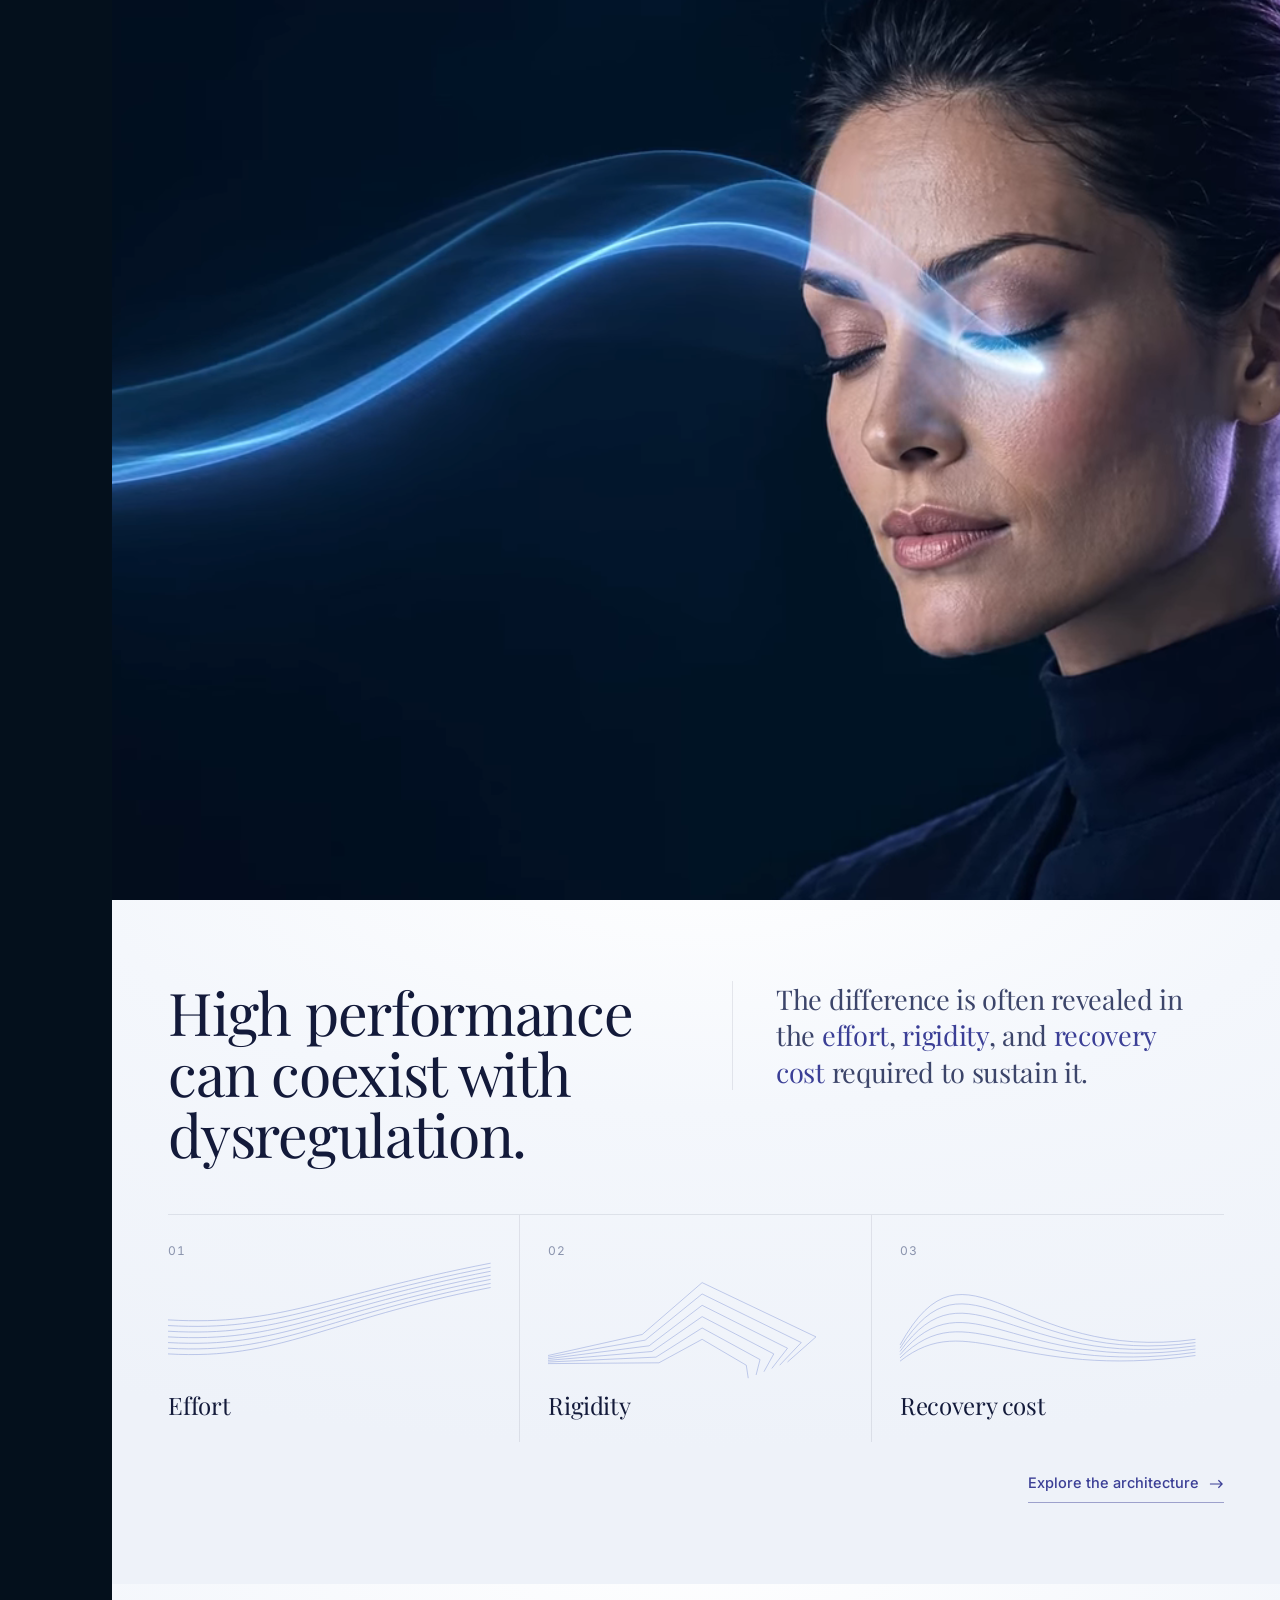
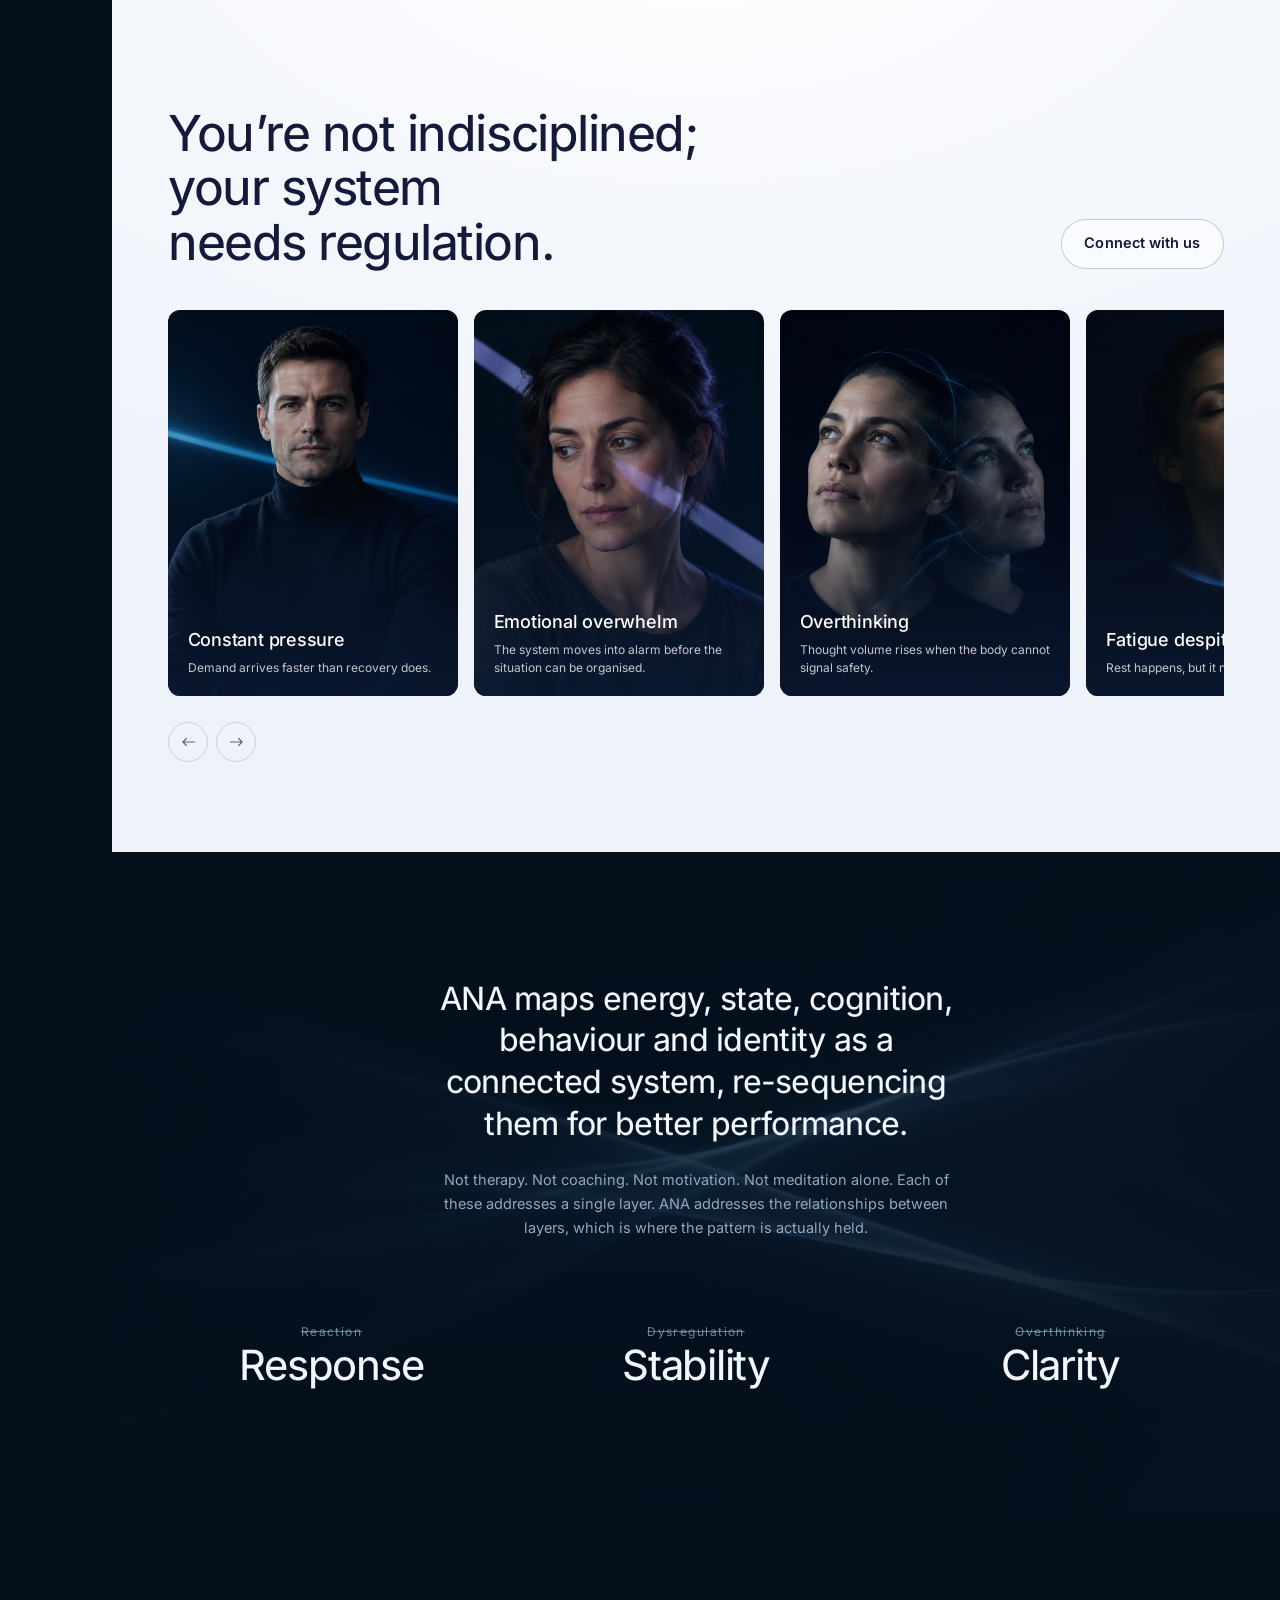
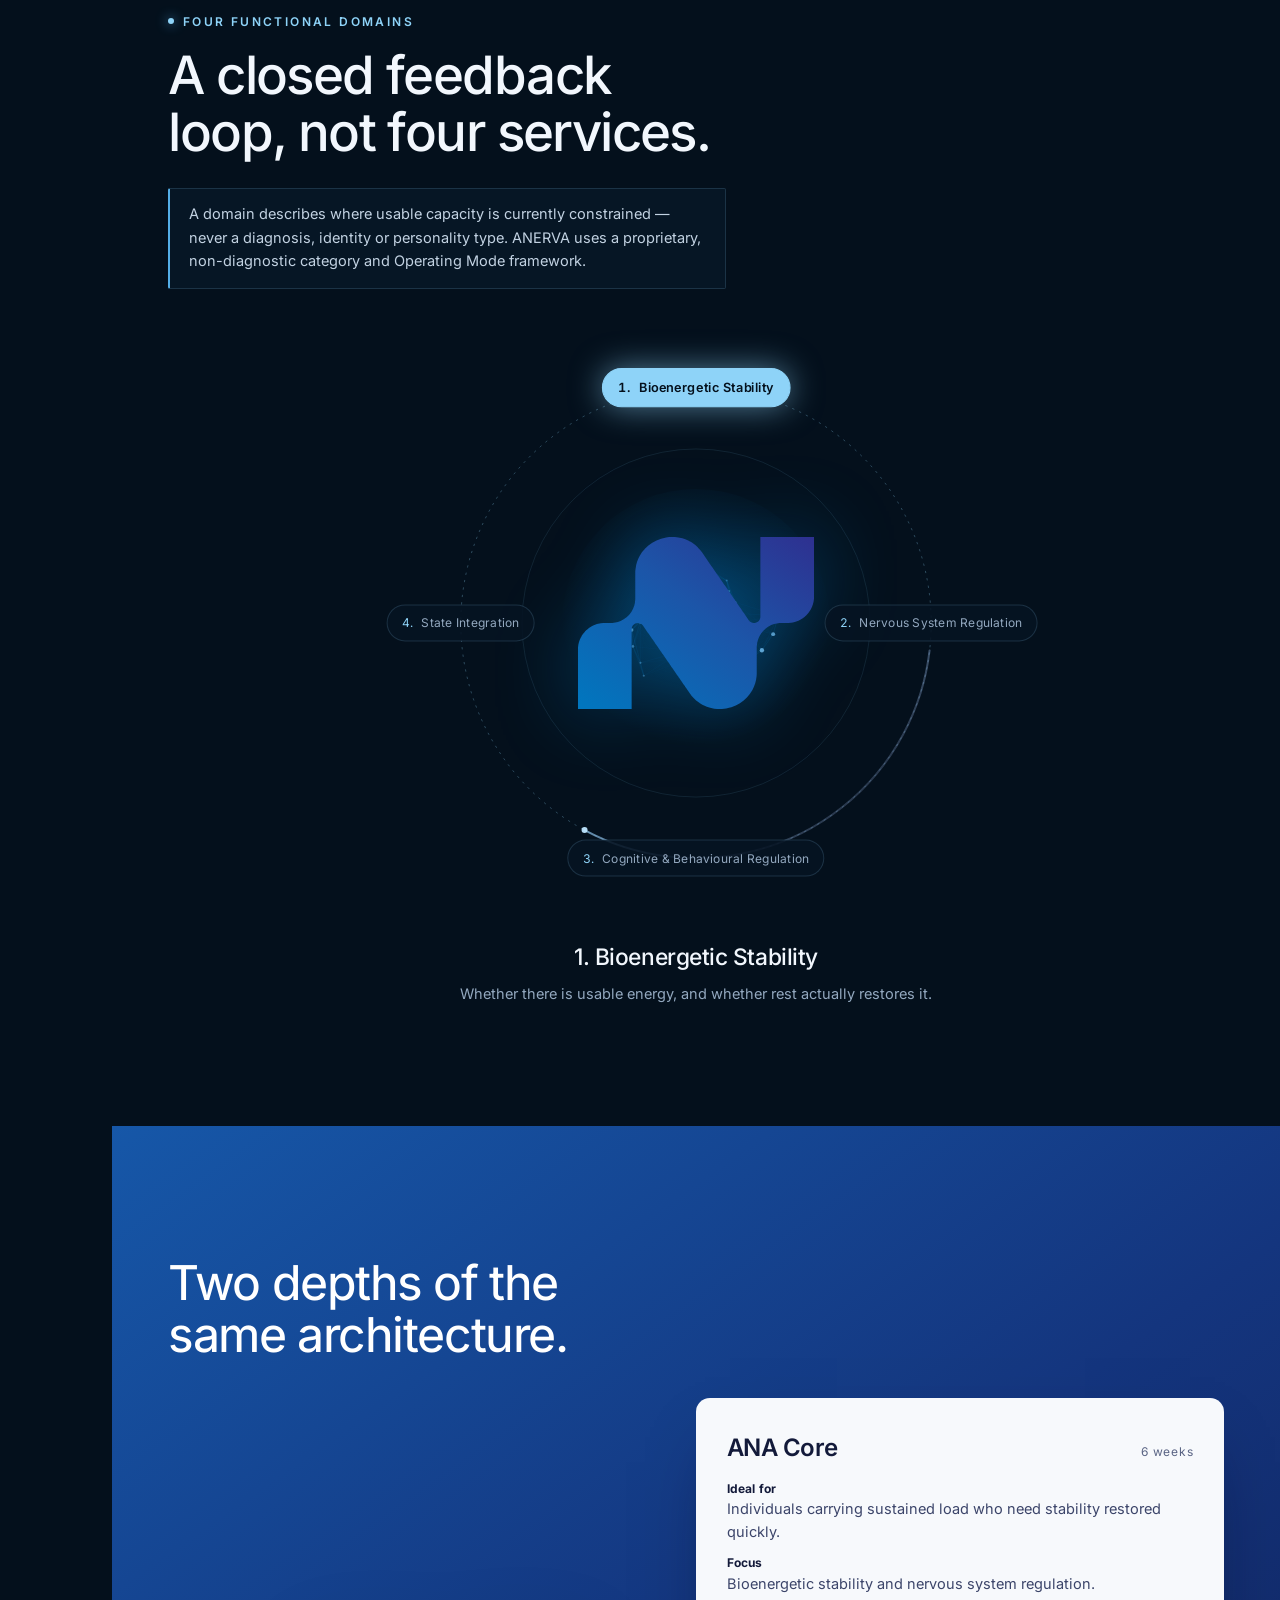
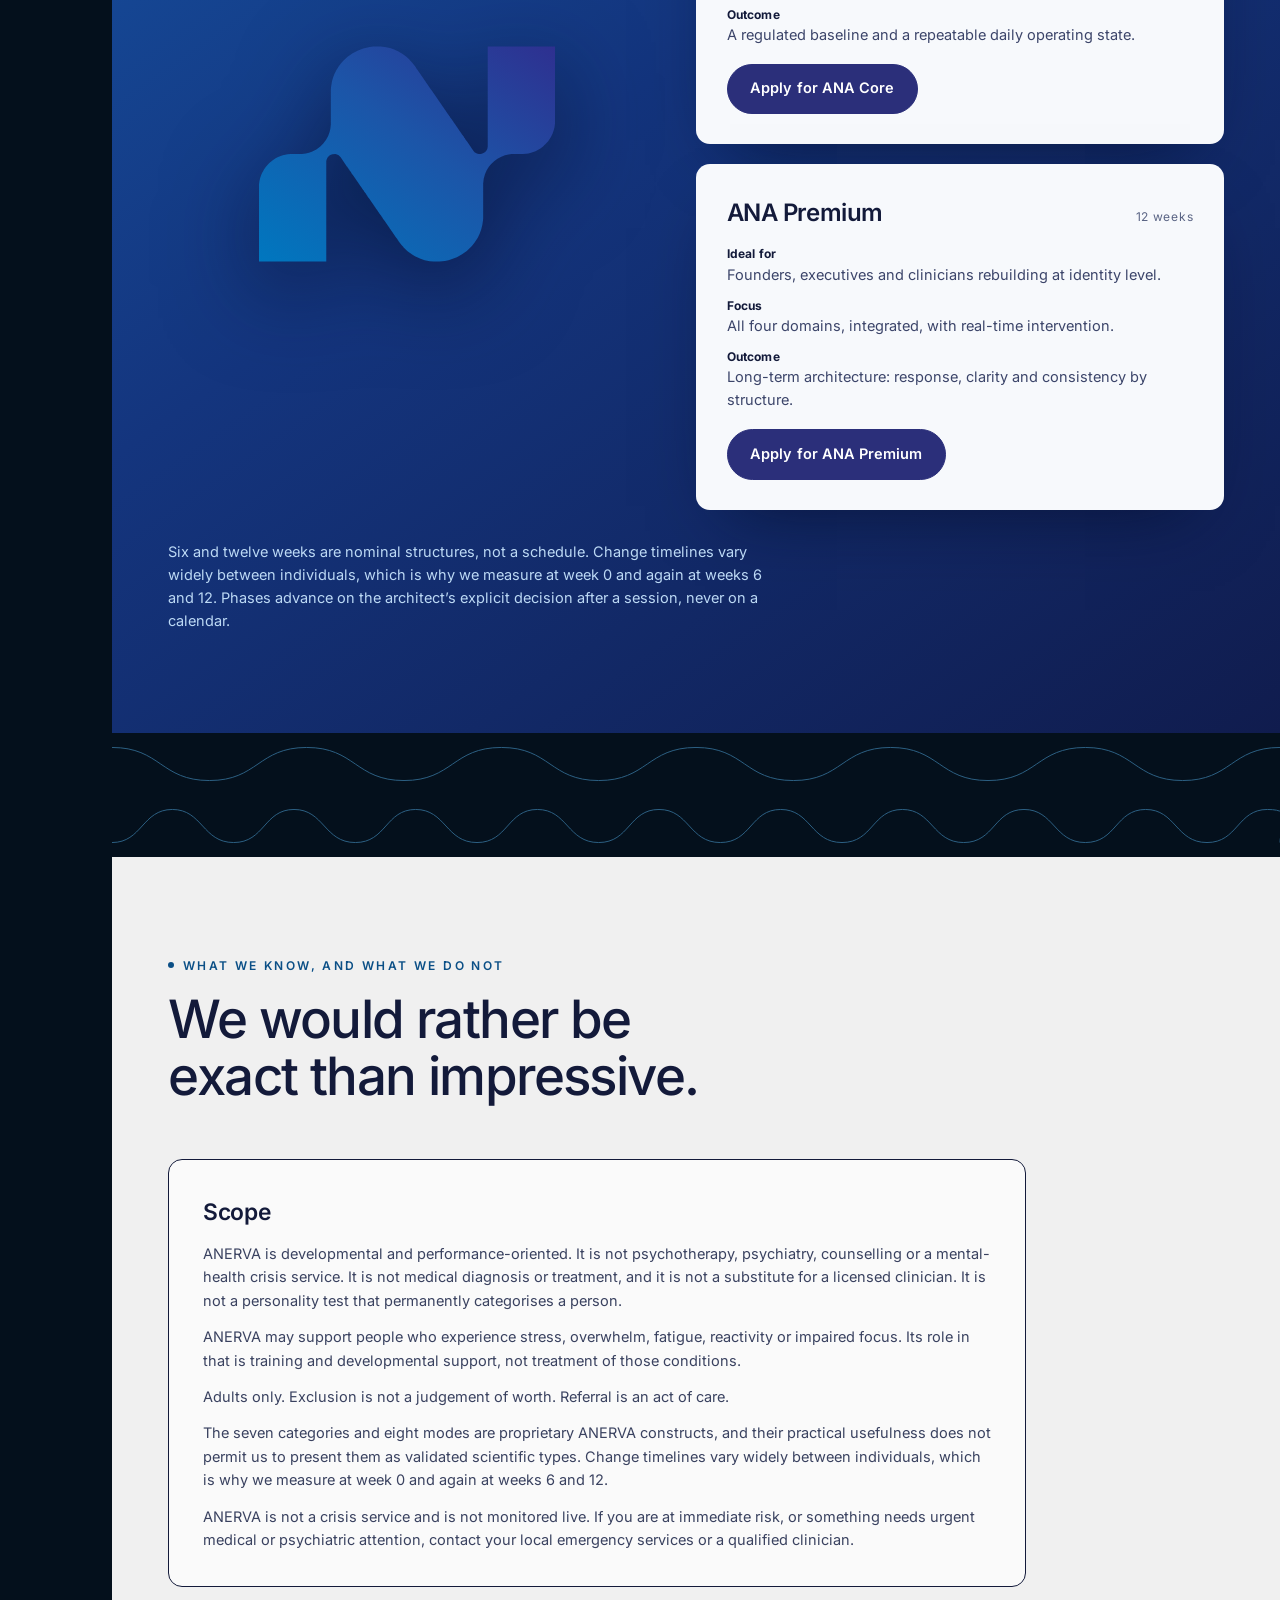
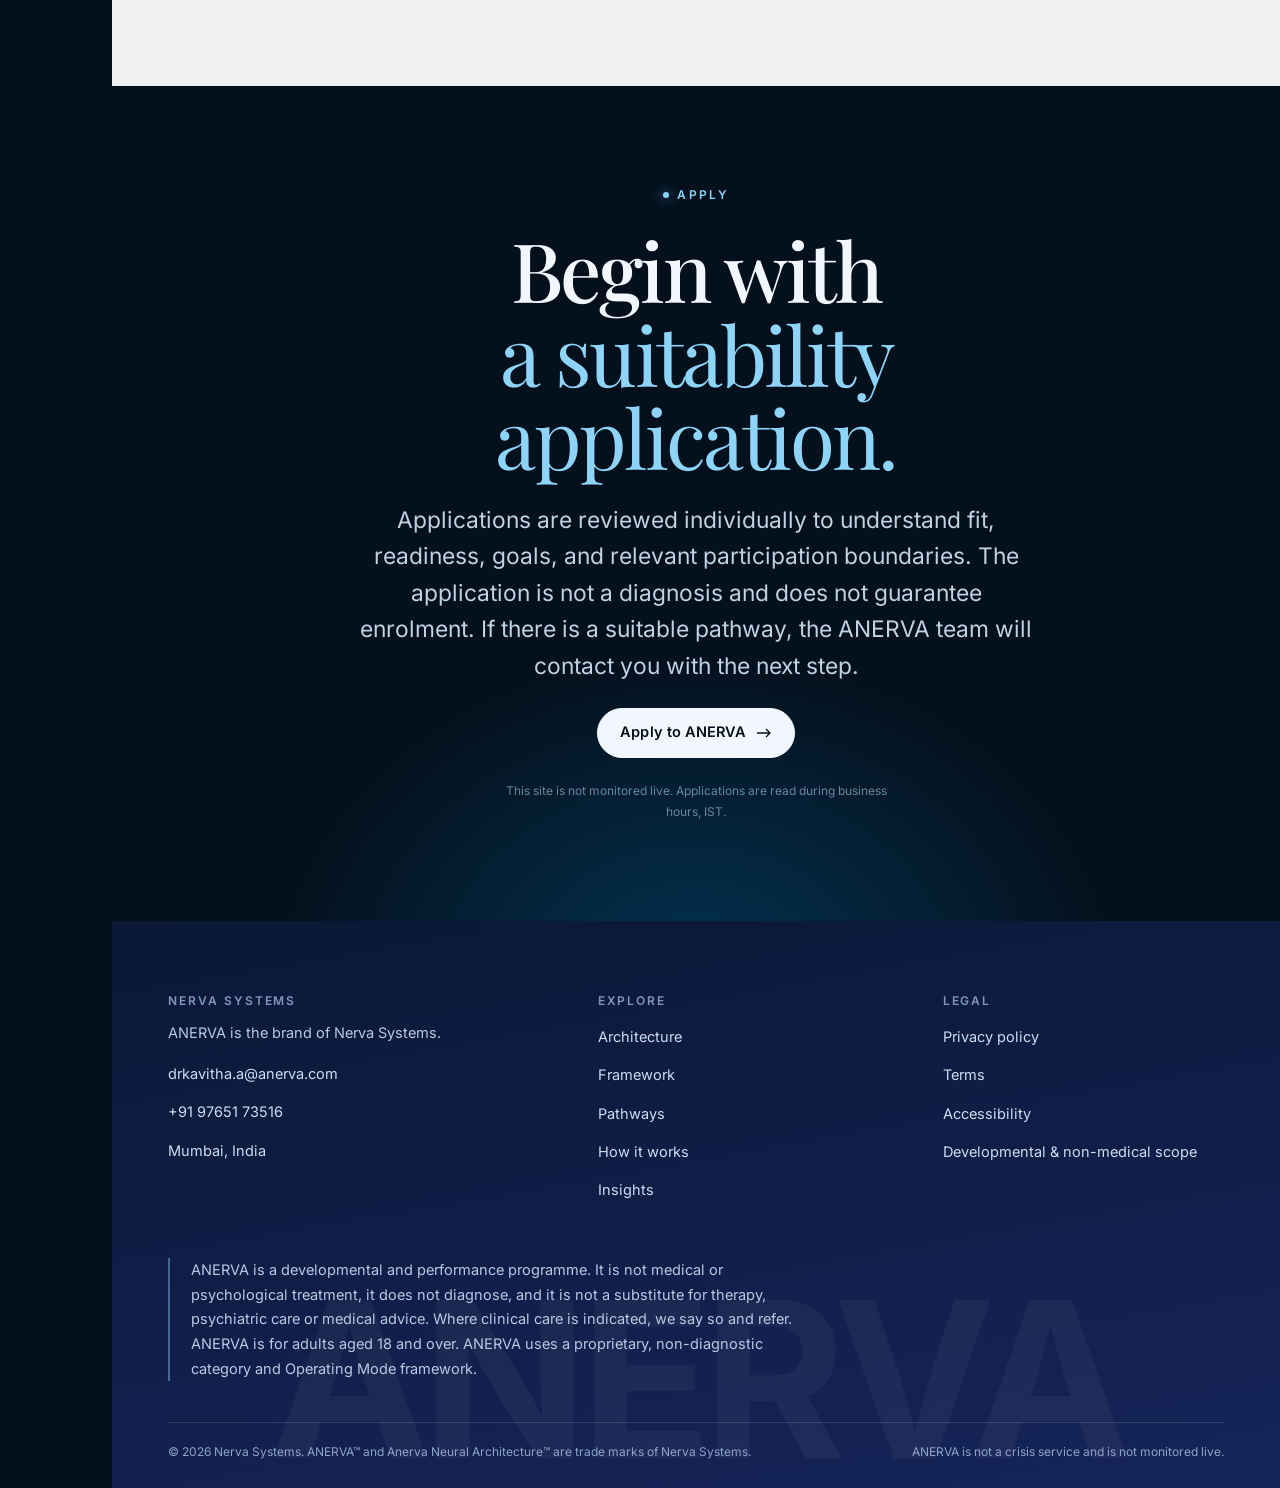
<file: index.html>
<!doctype html>
<html lang="en-IN">
<head>
<meta charset="utf-8">
<meta name="viewport" content="width=device-width,initial-scale=1,viewport-fit=cover">
<title>ANERVA — Neural Architecture</title>
<meta name="theme-color" content="#04101c">
<meta name="description" content="ANERVA trains the brain–body system for stability, clarity, self-regulation and adaptive performance under real-world demand. Language for what you already sense.">
<meta name="color-scheme" content="dark">

<meta property="og:type" content="website">
<meta property="og:title" content="The system beneath your performance.">
<meta property="og:description" content="A developmental and performance system in the discipline of Neural Architecture. Not therapy. Not medical treatment.">
<meta property="og:image" content="assets/film/poster-1920.jpg">
<meta name="twitter:card" content="summary_large_image">

<link rel="icon" href="assets/anerva-mark.svg" type="image/svg+xml">
<link rel="apple-touch-icon" href="assets/anerva-lockup.png">

<link rel="preload" as="font" type="font/woff2" href="assets/fonts/inter-normal-latin.woff2" crossorigin>
<link rel="preload" as="font" type="font/woff2" href="assets/fonts/playfair-display-normal-latin.woff2" crossorigin>
<link rel="preload" as="image" href="assets/film/poster-1920.jpg" fetchpriority="high">

<link rel="stylesheet" href="assets/css/anerva.css">
<link rel="stylesheet" href="assets/css/hero.css">
<link rel="stylesheet" href="assets/css/sections.css">
<link rel="stylesheet" href="assets/css/spine.css">
<link rel="stylesheet" href="assets/css/rhythm.css">
<link rel="stylesheet" href="assets/css/figma.css">

<script>
/* Set before the document finishes loading, or the browser restores the previous
   scroll position and the opening aperture runs over a mid-page view. */
document.documentElement.classList.add('js');
try{ if(sessionStorage.getItem('anerva:seen')!=='1') history.scrollRestoration='manual'; }catch(e){}
</script>
</head>

<body>
<a class="skip" href="#main">Skip to content</a>

<!-- ════════════════════════ THE RAIL ════════════════════════
     Chapter, elapsed film, state, contents — and the honesty telemetry.
     "SENT 0 · STORED 0 · 3P 0" is literal and verifiable: this page makes
     no network request beyond its own assets. -->
<aside class="rail" aria-label="Film and section state">
  <a class="rail__mark" href="#top" aria-label="ANERVA — home"><img src="assets/anerva-mark.svg" alt="" width="22" height="16"></a>
  <div class="rail__state">
    <span class="rail__ch" id="railCh">00</span>
    <span class="rail__name" id="railName">Hero</span>
    <span class="rail__time" id="railTime">0.0s / 13.8s</span>
    <span class="rail__hold" id="railHold" data-on="false">Hold</span>
  </div>
    <nav class="rail__toc" aria-label="Contents">
    <a href="#problem">The problem</a>
    <a href="#framework">Neural Architecture</a>
    <a href="#pathways">Pathways</a>
    <a href="#measurement">What we know</a>
  </nav>
  <p class="rail__tele" id="railTele">Sent <b>0</b> · Stored <b>0</b> · 3P <b>0</b></p>
  <span class="rail__prog" aria-hidden="true"><i id="railProg"></i></span>
</aside>
<div class="railtop" aria-hidden="true"><i id="railTop"></i></div>
<p class="railchip" aria-hidden="true"><span id="railChip">01 / 04</span></p>

<!-- ════════════════════════ NAV ════════════════════════ -->
<header class="nav" id="nav" data-stuck="false">
  <a class="nav__brand" href="#top" aria-label="ANERVA — home">
    <img src="assets/anerva-lockup.png" alt="ANERVA" width="1020" height="180" decoding="async">
  </a>
    <nav class="nav__links" aria-label="Sections">
    <a href="#problem">The problem</a>
    <a href="#framework">Neural Architecture</a>
    <a href="#pathways">Pathways</a>
    <a href="#measurement">What we know</a>
  </nav>
  <a class="btn btn--primary" href="#begin">Begin</a>
  <button class="nav__menu" id="menuBtn" type="button" aria-expanded="false" aria-controls="menu" aria-label="Open menu">
    <i></i><i></i><i></i>
  </button>
</header>

<div class="menu" id="menu" data-open="false" aria-hidden="true">
  <a href="#problem" style="--i:0">The problem <span>01</span></a>
  <a href="#framework" style="--i:1">Neural Architecture <span>02</span></a>
  <a href="#pathways" style="--i:2">Pathways <span>03</span></a>
  <a href="#measurement" style="--i:3">What we know <span>04</span></a>
  <a class="btn btn--primary" href="#begin" style="--i:4">Begin</a>
</div>

<!-- The opening: the film is first seen through the ANERVA mark, then absorbed. -->
<div class="opening" id="opening" aria-hidden="true"><p class="opening__cap">Neural Architecture</p></div>

<main id="main">
<span id="top"></span>

<!-- ════════════════════════ 1 · HERO ════════════════════════ -->
<section class="hero" id="hero" data-intro="running" aria-labelledby="heroTitle">
  <div class="hero__media" aria-hidden="true">
    <img class="hero__poster" src="assets/film/poster-1920.jpg" alt="" width="1920" height="1080" fetchpriority="high" decoding="async">
    <video class="hero__video" id="heroVideo" muted loop playsinline preload="none"
           poster="assets/film/poster-1920.jpg" tabindex="-1" aria-hidden="true"></video>
  </div>
  <div class="hero__grade" aria-hidden="true"></div>
  <div class="hero__bloom" aria-hidden="true"></div>
  <canvas class="hero__signal" id="heroSignal" aria-hidden="true"></canvas>
  <p class="sr-only">Background film: a close portrait, lit by slow ribbons of blue and lavender light moving across the frame. The film is silent and decorative.</p>

  <div class="hero__inner">
    <p class="eyebrow hero__eyebrow">Neural Architecture</p>
    <h1 class="hero__title" id="heroTitle">
      <span class="ln" style="--i:0"><b>The system</b></span>
      <span class="ln" style="--i:1"><b>beneath your</b></span>
      <span class="ln" style="--i:2"><b>performance.</b></span>
    </h1>
    <p class="hero__sub">ANERVA trains the brain–body system for stability, clarity, self-regulation and adaptive performance under real-world demand.</p>
    <p class="hero__note">A developmental and performance system. Not therapy. Not medical treatment.</p>
    <div class="hero__cta">
      <a class="btn btn--primary" href="#begin">Apply to ANERVA
        <svg class="btn__arrow" width="16" height="10" viewBox="0 0 16 10" fill="none" aria-hidden="true"><path d="M1 5h13M10 1l4 4-4 4" stroke="currentColor" stroke-width="1.3"/></svg></a>
      <a class="btn btn--ghost" href="#measurement">What this is, and what it is not</a>
    </div>
    <p class="hero__ctanote">Consent first, then the questions. No account. No app.</p>
  </div>

  <div class="hero__foot">
    <a class="scrollcue" href="#problem">
      <span class="scrollcue__rail" aria-hidden="true"></span>
      <span>The pattern beneath it</span>
    </a>
    <div class="filmctl" role="group" aria-label="Background film">
      <button class="filmctl__btn" id="filmBtn" type="button" aria-pressed="false" aria-label="Play the background film">
        <svg class="i-play" viewBox="0 0 12 14" aria-hidden="true"><path d="M1 1l10 6-10 6V1z"/></svg>
        <svg class="i-pause" viewBox="0 0 12 14" aria-hidden="true"><path d="M1 1h3.2v12H1zM7.8 1H11v12H7.8z"/></svg>
      </button>
      <span class="filmctl__bar" aria-hidden="true"><i id="filmBar"></i></span>
      <span class="mono" id="filmMsg"></span>
    </div>
  </div>
</section>



<!-- ════════════════════════ 2B · POSITIONING BAND ════════════════════════ -->



<!-- ════════════════════════ F0 · HIGH PERFORMANCE / DYSREGULATION ════════════════════════ -->
<section class="lite coexist" id="coexist" aria-labelledby="coexistH">
  <div class="wrap">
    <div class="coexist__top">
      <h2 id="coexistH" class="rise">High performance can coexist with dysregulation.</h2>
      <div class="coexist__right">
        <p class="coexist__lede rise" style="--i:1">The difference is often revealed in the <b>effort</b>, <b>rigidity</b>, and <b>recovery cost</b> required to sustain it.</p>
      </div>
    </div>

    <!-- The traces carry no axis and no number: there is no measurement behind
         them, and drawing one would be a claim. -->
    <ol class="traces" role="list">
      <li class="trace rise">
        <span class="trace__n">01</span>
        <svg class="trace__art" viewBox="0 0 300 100" preserveAspectRatio="none" aria-hidden="true">
          <path d="M0 90C105 98 145 48 300 8M0 83C105 91 145 43 300 3M0 76C105 84 145 38 300-2M0 69C105 77 145 33 300-7M0 62C105 70 145 28 300-12M0 55C105 63 145 23 300-17M0 48C105 56 145 18 300-22"/>
        </svg>
        <span class="trace__label">Effort</span>
      </li>
      <li class="trace rise" style="--i:1">
        <span class="trace__n">02</span>
        <svg class="trace__art" viewBox="0 0 300 100" preserveAspectRatio="none" aria-hidden="true">
          <path d="M0 92L96 66 157 2 273 69 244 100M0 94L99 73 157 16 258 76 236 104M0 96L103 80 157 30 244 83 228 108M0 98L106 87 157 44 230 90 220 112M0 100L110 94 157 58 216 97 212 116M0 102L113 101 157 72 202 104 204 120"/>
        </svg>
        <span class="trace__label">Rigidity</span>
      </li>
      <li class="trace rise" style="--i:2">
        <span class="trace__n">03</span>
        <svg class="trace__art" viewBox="0 0 300 100" preserveAspectRatio="none" aria-hidden="true">
          <path d="M0 79C69-72 116 103 300 72M0 83C69-51 116 107 300 76M0 87C69-30 116 111 300 80M0 91C69-9 116 115 300 84M0 95C69 12 116 119 300 88M0 99C69 33 116 123 300 92"/>
        </svg>
        <span class="trace__label">Recovery cost</span>
      </li>
    </ol>

    <p class="coexist__more rise">
      <a href="#framework">Explore the architecture
        <svg width="15" height="10" viewBox="0 0 16 10" fill="none" aria-hidden="true"><path d="M1 5h13M10 1l4 4-4 4" stroke="currentColor" stroke-width="1.3"/></svg>
      </a>
    </p>
  </div>
</section>



<!-- ════════════════════════ F2 · THE PROBLEM ════════════════════════ -->
<section class="lite problem" id="problem" aria-labelledby="problemH">
  <div class="wrap">
    <div class="problem__head">
      <div>
        <p class="eyebrow rise">The problem</p>
        <h2 id="problemH" class="rise" style="--i:1;margin-block-start:.8rem">You’re not indisciplined; your system needs regulation.</h2>
      </div>
      <a class="btn btn--ghost rise" style="--i:2" href="#begin">Connect with us</a>
    </div>

    <div class="rail-x rise" id="signalRail" style="--i:3" role="group" aria-label="What this tends to look like">
      <figure class="signal">
        <img src="assets/faces/p1.jpg" alt="" width="540" height="720" loading="lazy" decoding="async">
        <figcaption><b>Constant pressure</b><small>Demand arrives faster than recovery does.</small></figcaption>
      </figure>
      <figure class="signal">
        <img src="assets/faces/p2.jpg" alt="" width="540" height="720" loading="lazy" decoding="async">
        <figcaption><b>Emotional overwhelm</b><small>The system moves into alarm before the situation can be organised.</small></figcaption>
      </figure>
      <figure class="signal">
        <img src="assets/faces/p3.jpg" alt="" width="540" height="720" loading="lazy" decoding="async">
        <figcaption><b>Overthinking</b><small>Thought volume rises when the body cannot signal safety.</small></figcaption>
      </figure>
      <figure class="signal">
        <img src="assets/faces/p4.jpg" alt="" width="540" height="720" loading="lazy" decoding="async">
        <figcaption><b>Fatigue despite rest</b><small>Rest happens, but it no longer restores.</small></figcaption>
      </figure>
      <figure class="signal">
        <img src="assets/faces/p5.jpg" alt="" width="540" height="720" loading="lazy" decoding="async">
        <figcaption><b>Constant activation</b><small>Output is held up by effort that cannot be sustained.</small></figcaption>
      </figure>
      <figure class="signal">
        <img src="assets/faces/p6.jpg" alt="" width="540" height="720" loading="lazy" decoding="async">
        <figcaption><b>Loss of clarity under load</b><small>Interpretation and action come apart once pressure arrives.</small></figcaption>
      </figure>
    </div>
    <div class="rail-x__nav rise" style="--i:4">
      <button type="button" data-rail="-1" aria-label="Previous"><svg width="15" height="10" viewBox="0 0 16 10" fill="none" aria-hidden="true"><path d="M15 5H2M6 1L2 5l4 4" stroke="currentColor" stroke-width="1.3"/></svg></button>
      <button type="button" data-rail="1" aria-label="Next"><svg width="15" height="10" viewBox="0 0 16 10" fill="none" aria-hidden="true"><path d="M1 5h13M10 1l4 4-4 4" stroke="currentColor" stroke-width="1.3"/></svg></button>
    </div>
  </div>
</section>



<!-- ════════════════════════ F4 · THE CONNECTED SYSTEM ════════════════════════ -->
<section class="connected" id="connected" aria-labelledby="connectedH">
  <div class="connected__bg" aria-hidden="true">
    <img src="assets/stills/wide.jpg" alt="" width="1600" height="902" loading="lazy" decoding="async">
  </div>
  <div class="wrap">
    <h2 class="connected__lead rise" id="connectedH">ANA maps energy, state, cognition, behaviour and identity as a connected system, re-sequencing them for better performance.</h2>
    <p class="connected__sub rise" style="--i:1">Not therapy. Not coaching. Not motivation. Not meditation alone. Each of these addresses a single layer. ANA addresses the relationships between layers, which is where the pattern is actually held.</p>
    <div class="shifts">
      <div class="shift rise"><span>Reaction</span><b>Response</b></div>
      <div class="shift rise" style="--i:1"><span>Dysregulation</span><b>Stability</b></div>
      <div class="shift rise" style="--i:2"><span>Overthinking</span><b>Clarity</b></div>
    </div>
  </div>
</section>

<!-- ════════════════════════ F5 · FOUR FUNCTIONAL DOMAINS ════════════════════════ -->
<section class="sec loop" id="framework" aria-labelledby="loopH">
  <div class="wrap">
    <header class="sec__head sec__head--wide">
      <p class="eyebrow rise">Four functional domains</p>
      <h2 id="loopH" class="headline rise" style="--i:1">A closed feedback loop, not four services.</h2>
    </header>
    <p class="boundary rise" style="--i:2">A domain describes where usable capacity is currently constrained — never a diagnosis, identity or personality type. ANERVA uses a proprietary, non-diagnostic category and Operating Mode framework.</p>

    <div class="loop__stage" id="loopStage" role="group" aria-label="The four functional domains">
      <canvas class="loop__canvas" id="loopCanvas" aria-hidden="true"></canvas>
      <div class="loop__core" aria-hidden="true"><img src="assets/anerva-mark.svg" alt="" width="180" height="131"></div>
    </div>
    <div class="loop__read" id="loopRead" aria-live="polite"></div>
  </div>
</section>

<!-- ════════════════════════ F6 · PROGRAM PATHWAYS ════════════════════════ -->
<section class="pathways-f" id="pathways" aria-labelledby="pathwaysH">
  <div class="wrap">
    <p class="eyebrow rise">Program pathways</p>
    <h2 id="pathwaysH" class="rise" style="--i:1;margin-block-start:.8rem">Two depths of the same architecture.</h2>
    <div class="pathways-f__grid">
      <img class="pathways-f__mark rise" src="assets/anerva-mark.svg" alt="" width="300" height="218" loading="lazy" decoding="async">
      <div class="pcards">
        <article class="pcard rise">
          <div class="pcard__top">
            <h3 class="pcard__name">ANA Core</h3>
            <span class="pcard__dur">6 weeks</span>
          </div>
          <dl>
            <div><dt>Ideal for</dt><dd>Individuals carrying sustained load who need stability restored quickly.</dd></div>
            <div><dt>Focus</dt><dd>Bioenergetic stability and nervous system regulation.</dd></div>
            <div><dt>Outcome</dt><dd>A regulated baseline and a repeatable daily operating state.</dd></div>
          </dl>
          <a class="btn" href="#begin" data-needs-destination>Apply for ANA Core</a>
        </article>
        <article class="pcard rise" style="--i:1">
          <div class="pcard__top">
            <h3 class="pcard__name">ANA Premium</h3>
            <span class="pcard__dur">12 weeks</span>
          </div>
          <dl>
            <div><dt>Ideal for</dt><dd>Founders, executives and clinicians rebuilding at identity level.</dd></div>
            <div><dt>Focus</dt><dd>All four domains, integrated, with real-time intervention.</dd></div>
            <div><dt>Outcome</dt><dd>Long-term architecture: response, clarity and consistency by structure.</dd></div>
          </dl>
          <a class="btn" href="#begin" data-needs-destination>Apply for ANA Premium</a>
        </article>
      </div>
    </div>
    <p class="meta rise" style="margin-block-start:clamp(1.4rem,3.4vh,2.2rem);color:#bcd9f5;max-inline-size:68ch">Six and twelve weeks are nominal structures, not a schedule. Change timelines vary widely between individuals, which is why we measure at week 0 and again at weeks 6 and 12. Phases advance on the architect’s explicit decision after a session, never on a calendar.</p>
  </div>
</section>



<svg class="seam seam--flip" viewBox="0 0 1200 60" preserveAspectRatio="none" aria-hidden="true" style="--len:2300"><path d="M0 46C50 46 50 14 100 14S150 46 200 46 250 14 300 14 350 46 400 46 450 14 500 14 550 46 600 46 650 14 700 14 750 46 800 46 850 14 900 14 950 46 1000 46 1050 14 1100 14 1150 46 1200 46"/></svg>


<!-- ════════════════════════ 6 · WHAT WE KNOW ════════════════════════ -->
<svg class="seam" viewBox="0 0 1200 60" preserveAspectRatio="none" aria-hidden="true" style="--len:3400"><path d="M0 46C31 46 31 14 62 14S93 46 125 46 156 14 187 14 218 46 250 46 281 14 312 14 343 46 375 46 406 14 437 14 468 46 500 46 531 14 562 14 593 46 625 46 656 14 687 14 718 46 750 46 781 14 812 14 843 46 875 46 906 14 937 14 968 46 1000 46 1031 14 1062 14 1093 46 1125 46 1156 14 1187 14 1200 30 1200 46"/></svg>
<section class="sec paper" id="measurement" aria-labelledby="measurementH" data-in="false">
  <div class="paper__sheet" aria-hidden="true"></div>
  <div class="wrap">
    <header class="sec__head sec__head--wide">
      <p class="eyebrow rise">What we know, and what we do not</p>
      <h2 id="measurementH" class="headline rise" style="--i:1">We would rather be exact than impressive.</h2>
    </header>

    <div class="scope rise" style="--i:2">
      <h3>Scope</h3>
      <p>ANERVA is developmental and performance-oriented. It is not psychotherapy, psychiatry, counselling or a mental-health crisis service. It is not medical diagnosis or treatment, and it is not a substitute for a licensed clinician. It is not a personality test that permanently categorises a person.</p>
      <p>ANERVA may support people who experience stress, overwhelm, fatigue, reactivity or impaired focus. Its role in that is training and developmental support, not treatment of those conditions.</p>
      <p>Adults only. Exclusion is not a judgement of worth. Referral is an act of care.</p>
      <p>The seven categories and eight modes are proprietary ANERVA constructs, and their practical usefulness does not permit us to present them as validated scientific types. Change timelines vary widely between individuals, which is why we measure at week 0 and again at weeks 6 and 12.</p>
      <p>ANERVA is not a crisis service and is not monitored live. If you are at immediate risk, or something needs urgent medical or psychiatric attention, contact your local emergency services or a qualified clinician.</p>
    </div>
  </div>
</section>



<!-- ════════════════════════ 8 · APPLY ════════════════════════ -->
<section class="sec begin" id="begin" aria-labelledby="beginH">
  <div class="begin__glow" aria-hidden="true"></div>
  <div class="wrap">
    <div class="begin__inner">
      <p class="eyebrow rise" style="justify-content:center">Apply</p>
      <h2 id="beginH" class="begin__title rise" style="--i:1">Begin with<br><em>a suitability application.</em></h2>
      <p class="begin__sub rise" style="--i:2">Applications are reviewed individually to understand fit, readiness, goals, and relevant participation boundaries. The application is not a diagnosis and does not guarantee enrolment. If there is a suitable pathway, the ANERVA team will contact you with the next step.</p>

      <p class="rise" style="--i:3">
        <a class="btn btn--primary" href="#begin" id="ctaAssessment" data-needs-destination>Apply to ANERVA
          <svg class="btn__arrow" width="16" height="10" viewBox="0 0 16 10" fill="none" aria-hidden="true"><path d="M1 5h13M10 1l4 4-4 4" stroke="currentColor" stroke-width="1.3"/></svg></a>
      </p>
      <p class="begin__micro rise" id="ctaNote" style="--i:4">This site is not monitored live. Applications are read during business hours, IST.</p>
    </div>
  </div>
</section>
</main>

<!-- ════════════════════════ FOOTER ════════════════════════ -->
<footer class="foot-f">
  <p class="foot-f__wordmark" aria-hidden="true">ANERVA</p>
  <div class="wrap">

    <div class="foot-f__cols">
      <div class="foot-f__col">
        <h2 class="foot-f__h">Nerva Systems</h2>
        <p class="foot-f__note">ANERVA is the brand of Nerva Systems.</p>
        <ul class="foot-f__list" role="list">
          <li><a href="mailto:drkavitha.a@anerva.com">drkavitha.a@anerva.com</a></li>
          <li><a href="tel:+919765173516">+91 97651 73516</a></li>
          <li><span>Mumbai, India</span></li>
        </ul>
      </div>

      <nav class="foot-f__col" aria-label="Explore">
        <h2 class="foot-f__h">Explore</h2>
        <ul class="foot-f__list" role="list">
          <li><a href="#framework">Architecture</a></li>
          <li><a href="#connected">Framework</a></li>
          <li><a href="#pathways">Pathways</a></li>
          <li><a href="#problem">How it works</a></li>
          <li><a href="#measurement">Insights</a></li>
        </ul>
      </nav>

      <nav class="foot-f__col" aria-label="Legal">
        <h2 class="foot-f__h">Legal</h2>
        <ul class="foot-f__list" role="list">
          <li><a href="#begin" data-needs-destination>Privacy policy</a></li>
          <li><a href="#begin" data-needs-destination>Terms</a></li>
          <li><a href="#begin" data-needs-destination>Accessibility</a></li>
          <li><a href="#measurement">Developmental &amp; non-medical scope</a></li>
        </ul>
      </nav>
    </div>

    <p class="foot-f__scope">ANERVA is a developmental and performance programme. It is not medical or psychological treatment, it does not diagnose, and it is not a substitute for therapy, psychiatric care or medical advice. Where clinical care is indicated, we say so and refer. ANERVA is for adults aged 18 and over. ANERVA uses a proprietary, non-diagnostic category and Operating Mode framework.</p>

    <div class="foot-f__legal">
      <span>© 2026 Nerva Systems. ANERVA™ and Anerva Neural Architecture™ are trade marks of Nerva Systems.</span>
      <span>ANERVA is not a crisis service and is not monitored live.</span>
    </div>
  </div>
</footer>

<script src="assets/js/anerva.js" type="module"></script>
</body>
</html>
</file>
<file: assets/css/anerva.css>
@charset "utf-8";
/* ============================================================================
   ANERVA — Neural Architecture
   Palette: the film governs (midnight navy / cerulean / lavender / muted rose),
   reconciled with the official brand marks (#131A3A #2F307C #0077BF #F0F0F0 #FFF).
   Type:    Inter (primary) + Playfair Display (secondary) — brand-approved pair.
   ========================================================================= */

/* ---------- fonts: self-hosted, latin subset, variable ---------- */
@font-face{
  font-family:'Inter';font-style:normal;font-weight:100 900;font-display:swap;
  src:url('../fonts/inter-normal-latin.woff2') format('woff2');
  unicode-range:U+0000-00FF,U+0131,U+0152-0153,U+02BB-02BC,U+02C6,U+02DA,U+02DC,U+0304,U+0308,U+0329,U+2000-206F,U+20AC,U+2122,U+2191,U+2193,U+2212,U+2215,U+FEFF,U+FFFD;
}
@font-face{
  font-family:'Playfair Display';font-style:normal;font-weight:400 900;font-display:swap;
  src:url('../fonts/playfair-display-normal-latin.woff2') format('woff2');
  unicode-range:U+0000-00FF,U+0131,U+0152-0153,U+02BB-02BC,U+02C6,U+02DA,U+02DC,U+0304,U+0308,U+0329,U+2000-206F,U+20AC,U+2122,U+2191,U+2193,U+2212,U+2215,U+FEFF,U+FFFD;
}
@font-face{
  font-family:'Playfair Display';font-style:italic;font-weight:400 700;font-display:swap;
  src:url('../fonts/playfair-display-italic-latin.woff2') format('woff2');
  unicode-range:U+0000-00FF,U+0131,U+0152-0153,U+02BB-02BC,U+02C6,U+02DA,U+02DC,U+0304,U+0308,U+0329,U+2000-206F,U+20AC,U+2122,U+2191,U+2193,U+2212,U+2215,U+FEFF,U+FFFD;
}

/* ---------- tokens ---------- */
:root{
  color-scheme:dark;

  /* ground — the film's midnight navy, in three depths */
  --ink-900:#04101c;      /* deepest, page ground */
  --ink-800:#061423;      /* section ground */
  --ink-700:#081c2f;      /* raised panel */
  --ink-600:#0c2740;      /* hairline-lit panel */

  /* light — the film's ribbons */
  --cer-400:#8ed3f8;      /* cerulean, text-safe on ink */
  --cer-500:#54aee7;      /* cerulean, brand-adjacent */
  --cer-600:#2f8ac9;
  --lav-400:#c2b8e5;      /* lavender */
  --lav-500:#9fa4da;
  --rose-400:#d6a6b7;     /* muted rose, used sparingly — one accent per screen */

  /* official brand marks */
  --brand-blue:#0077bf;
  --brand-indigo:#2e3090;
  --brand-navy:#131a3a;

  /* ink on ground */
  --fg:#f2f7fd;           /* primary text  — 16.8:1 on --ink-900 */
  --fg-2:#c2d2e2;         /* secondary     —  9.6:1 */
  --fg-3:#93a8bf;         /* tertiary      —  5.8:1 */
  --fg-4:#6c85a0;         /* quiet / meta  —  3.6:1 (large or non-essential only) */

  --line:color-mix(in srgb,var(--cer-400) 16%,transparent);
  --line-2:color-mix(in srgb,var(--cer-400) 8%,transparent);
  --glass:color-mix(in srgb,var(--ink-700) 62%,transparent);

  /* fluid type — 360px → 1600px */
  --step--2:clamp(.6875rem,.66rem + .12vw,.75rem);
  --step--1:clamp(.8125rem,.78rem + .16vw,.9375rem);
  --step-0 :clamp(1rem,.96rem + .2vw,1.125rem);
  --step-1 :clamp(1.2rem,1.12rem + .38vw,1.5rem);
  --step-2 :clamp(1.45rem,1.3rem + .7vw,2.05rem);
  --step-3 :clamp(1.75rem,1.48rem + 1.2vw,2.85rem);
  --step-4 :clamp(2.1rem,1.62rem + 2.1vw,4rem);
  --step-5 :clamp(2.6rem,1.6rem + 4.4vw,6.2rem);
  --step-6 :clamp(1.79rem,.65rem + 5vw,5.65rem);   /* hero — 30%, then a further 15%, down from the first cut */

  /* spacing — one 4px-rooted ramp */
  --sp-1:.25rem; --sp-2:.5rem;  --sp-3:.75rem; --sp-4:1rem;
  --sp-5:1.5rem; --sp-6:2rem;   --sp-7:3rem;   --sp-8:4rem;
  --sp-9:6rem;   --sp-10:8rem;  --sp-11:11rem;

  --gutter:clamp(1.25rem,4.4vw,5.5rem);
  --measure:68ch;
  --maxw:1560px;

  /* motion — one family of curves, so the page feels like one object */
  --ease-out:cubic-bezier(.16,1,.3,1);        /* the house curve: settle, never bounce */
  --ease-in-out:cubic-bezier(.65,0,.35,1);
  --ease-soft:cubic-bezier(.33,1,.68,1);
  --t-1:180ms; --t-2:320ms; --t-3:560ms; --t-4:900ms; --t-5:1400ms;

  --radius:2px;        /* the instrument is square; only pills are round */
  --radius-lg:14px;
  --radius-pill:999px;
}

/* ---------- reset ---------- */
*,*::before,*::after{box-sizing:border-box}
html{-webkit-text-size-adjust:100%;scroll-behavior:smooth;scroll-padding-top:6rem}
body{
  margin:0;background:var(--ink-900);color:var(--fg);
  font-family:'Inter',system-ui,-apple-system,'Segoe UI',sans-serif;
  font-size:var(--step-0);line-height:1.6;
  font-feature-settings:'cv11','ss01';
  -webkit-font-smoothing:antialiased;-moz-osx-font-smoothing:grayscale;
  overflow-x:hidden;
}
h1,h2,h3,h4,p,figure,blockquote,ul,ol,dl,dd{margin:0}
ul[role='list'],ol[role='list']{list-style:none;padding:0}
img,svg,video,canvas{display:block;max-width:100%}
button,input,select,textarea{font:inherit;color:inherit}
a{color:inherit;text-decoration:none}
button{background:none;border:0;padding:0;cursor:pointer}
::selection{background:var(--cer-400);color:var(--ink-900)}
:focus-visible{outline:2px solid var(--cer-400);outline-offset:4px;border-radius:2px}
:where(button,a,input,summary){-webkit-tap-highlight-color:transparent}

.sr-only{position:absolute;width:1px;height:1px;padding:0;margin:-1px;overflow:hidden;
  clip:rect(0 0 0 0);clip-path:inset(50%);white-space:nowrap;border:0}
.skip{position:fixed;z-index:100;inset-block-start:var(--sp-4);inset-inline-start:var(--sp-4);
  background:var(--fg);color:var(--ink-900);padding:.7rem 1.1rem;border-radius:var(--radius-pill);
  font-size:var(--step--1);font-weight:600;transform:translateY(-220%);transition:transform var(--t-2) var(--ease-out)}
.skip:focus{transform:none}

/* ---------- layout primitives ---------- */
.wrap{width:100%;max-width:var(--maxw);margin-inline:auto;padding-inline:var(--gutter)}
.section{position:relative;padding-block:clamp(4.5rem,11vh,9rem)}
.measure{max-width:var(--measure)}

/* vertical rhythm — the reset zeroes margins, so stacks opt in */
.flow > * + *{margin-block-start:var(--flow,1.15rem)}
.flow-lg{--flow:clamp(1.4rem,3.4vh,2.2rem)}
.flow-sm{--flow:.6rem}

/* ---------- type roles ----------
   Inter  = the instrument voice (labels, data, structure)
   Playfair = the editorial voice (the human sentences)
   The tension between them IS the product: architect dossier vs client profile. */
.eyebrow{
  font-size:var(--step--2);font-weight:600;letter-spacing:.2em;text-transform:uppercase;
  color:var(--cer-400);display:flex;align-items:center;gap:.7em;
}
.eyebrow::before{content:'';inline-size:6px;block-size:6px;border-radius:50%;
  background:var(--cer-400);box-shadow:0 0 12px var(--cer-500);flex:none}
.display{
  font-family:'Playfair Display',Georgia,serif;font-weight:400;
  font-size:var(--step-5);line-height:1.02;letter-spacing:-.022em;text-wrap:balance;
}
.headline{
  font-size:var(--step-4);font-weight:500;line-height:1.08;letter-spacing:-.03em;text-wrap:balance;
}
.lede{font-size:var(--step-1);line-height:1.5;color:var(--fg-2);text-wrap:pretty}
.body{color:var(--fg-2);text-wrap:pretty}
.meta{font-size:var(--step--1);color:var(--fg-3)}
.mono{font-variant-numeric:tabular-nums;font-feature-settings:'tnum','zero';letter-spacing:.02em}

em,.em{font-family:'Playfair Display',Georgia,serif;font-style:italic;font-weight:400}

/* ---------- buttons ---------- */
.btn{
  display:inline-flex;align-items:center;justify-content:center;gap:.65em;
  min-block-size:46px;padding:.78rem 1.4rem;border-radius:var(--radius-pill);
  font-size:var(--step--1);font-weight:600;letter-spacing:.004em;
  text-align:center;text-wrap:balance;
  transition:transform var(--t-2) var(--ease-out),background var(--t-2) var(--ease-out),
             border-color var(--t-2) var(--ease-out),box-shadow var(--t-2) var(--ease-out),
             color var(--t-2) var(--ease-out);
}
.btn--primary{background:var(--fg);color:var(--ink-900);border:1px solid var(--fg)}
.btn--primary:hover{
  transform:translateY(-2px);
  box-shadow:0 12px 36px -14px color-mix(in srgb,var(--cer-400) 80%,transparent);
}
.btn--ghost{
  border:1px solid var(--line);color:var(--fg);
  background:color-mix(in srgb,var(--ink-700) 45%,transparent);
  backdrop-filter:blur(8px);-webkit-backdrop-filter:blur(8px);
}
.btn--ghost:hover{border-color:var(--cer-500);background:color-mix(in srgb,var(--cer-600) 18%,transparent)}
.btn__arrow{flex:none;transition:transform var(--t-2) var(--ease-out)}
.btn:hover .btn__arrow{transform:translateX(3px)}
@media (prefers-reduced-motion:reduce){.btn:hover{transform:none}.btn:hover .btn__arrow{transform:none}}

/* ---------- reduced motion: still beautiful, never still-born ---------- */
@media (prefers-reduced-motion:reduce){
  html{scroll-behavior:auto}
  *,*::before,*::after{
    animation-duration:1ms!important;animation-iteration-count:1!important;
    transition-duration:1ms!important;scroll-behavior:auto!important;
  }
}
</file>
<file: assets/css/hero.css>
@charset "utf-8";
/* ANERVA — navigation + hero (the film, opened through the mark) */

/* ============================== NAV ============================== */
/* A floating glass capsule — the lockup, the sections, the action.
   Translucent so the film reads through it; it thickens once the page moves. */
.nav{
  position:fixed;z-index:60;
  inset-block-start:clamp(.7rem,1.8vh,1.5rem);
  inset-inline:var(--gutter);
  margin-inline:auto;max-inline-size:1480px;
  display:flex;align-items:center;gap:clamp(.6rem,1.6vw,1.4rem);
  min-block-size:clamp(56px,7.4vh,74px);
  padding-inline:clamp(.7rem,1.5vw,1.1rem) clamp(.5rem,1vw,.7rem);
  border:1px solid rgba(236,245,255,.34);
  border-block-end-color:rgba(232,242,255,.13);
  border-radius:var(--radius-pill);
  background:linear-gradient(115deg,rgba(163,201,236,.22),rgba(186,178,222,.17));
  box-shadow:inset 0 1px 0 rgba(255,255,255,.16),0 14px 44px -20px rgba(2,10,22,.75);
  backdrop-filter:blur(22px) saturate(135%);
  -webkit-backdrop-filter:blur(22px) saturate(135%);
  transition:background var(--t-3) var(--ease-out),border-color var(--t-3) var(--ease-out),
             box-shadow var(--t-3) var(--ease-out),min-block-size var(--t-3) var(--ease-out);
}
.nav[data-stuck="true"]{
  background:linear-gradient(115deg,rgba(24,52,84,.62),rgba(32,36,72,.58));
  border-color:rgba(232,242,255,.19);
  box-shadow:inset 0 1px 0 rgba(255,255,255,.1),0 16px 50px -22px rgba(2,10,22,.9);
}
@media (min-width:1200px){
  .nav{inset-inline:calc(96px + var(--gutter)) var(--gutter)}
}
@supports not ((backdrop-filter:blur(2px)) or (-webkit-backdrop-filter:blur(2px))){
  .nav{background:color-mix(in srgb,var(--ink-700) 88%,transparent)}
}
.nav__brand{display:flex;align-items:center;flex:none;padding:.3rem;margin:-.3rem}
.nav__brand img{inline-size:clamp(102px,10.5vw,146px);block-size:auto}
.nav__links{
  display:flex;align-items:center;gap:clamp(.9rem,1.9vw,1.9rem);
  margin-inline-start:auto;font-size:var(--step--1);color:var(--fg-3);
}
.nav__links a{position:relative;padding-block:.4rem;transition:color var(--t-2) var(--ease-out)}
.nav__links a::after{
  content:"";position:absolute;inset-block-end:0;inset-inline:0;block-size:1px;
  background:var(--cer-400);transform:scaleX(0);transform-origin:left;
  transition:transform var(--t-2) var(--ease-out);
}
.nav__links a{white-space:nowrap}
.nav__links a:hover,.nav__links a[aria-current="true"]{color:var(--fg)}
.nav__links a:hover::after,.nav__links a[aria-current="true"]::after{transform:scaleX(1)}
.nav .btn{flex:none}
/* Below 1200px the six section links cannot sit on one line beside the lockup and
   the action without wrapping, so they move into the menu. */
@media (max-width:1199px){ .nav__links{display:none} }

.nav__menu{
  display:none;inline-size:44px;block-size:44px;place-items:center;flex:none;
  margin-inline-start:auto;border:1px solid var(--line);border-radius:50%;
}
.nav__menu i{display:block;inline-size:15px;block-size:1px;background:var(--fg);
  transition:transform var(--t-2) var(--ease-out),opacity var(--t-1) linear}
.nav__menu i+i{margin-block-start:5px}
.nav__menu[aria-expanded="true"] i:nth-child(1){transform:translateY(6px) rotate(45deg)}
.nav__menu[aria-expanded="true"] i:nth-child(2){opacity:0}
.nav__menu[aria-expanded="true"] i:nth-child(3){transform:translateY(-6px) rotate(-45deg)}
@media (max-width:1199px){ .nav__menu{display:grid} .nav .btn{margin-inline-start:auto} .nav__menu{margin-inline-start:0} }
@media (max-width:599px){ .nav .btn--primary{display:none} }

/* slide-over menu */
.menu{
  position:fixed;inset:0;z-index:55;display:grid;align-content:center;gap:var(--sp-2);
  padding:var(--gutter);background:color-mix(in srgb,var(--ink-900) 96%,transparent);
  backdrop-filter:blur(26px);-webkit-backdrop-filter:blur(26px);
  opacity:0;visibility:hidden;transition:opacity var(--t-3) var(--ease-out),visibility var(--t-3);
}
.menu[data-open="true"]{opacity:1;visibility:visible}
.menu a{
  display:flex;align-items:baseline;justify-content:space-between;gap:1rem;
  padding-block:clamp(.7rem,2.2vh,1.15rem);border-block-end:1px solid var(--line-2);
  font-size:var(--step-2);letter-spacing:-.02em;
  opacity:0;transform:translateY(12px);
}
.menu[data-open="true"] a{animation:fadeUp 640ms var(--ease-out) forwards;
  animation-delay:calc(var(--i,0)*55ms + 90ms)}
.menu a span{font-size:var(--step--2);color:var(--fg-4);letter-spacing:.12em}
.menu .btn{margin-block-start:var(--sp-5);justify-content:center}

/* ============================== HERO ============================== */
.hero{
  position:relative;isolation:isolate;
  min-block-size:100svh;display:grid;grid-template-rows:1fr auto;
  padding-block:clamp(7rem,14vh,11rem) clamp(1.4rem,3.6vh,2.6rem);
}
.hero__media{position:absolute;inset:0;z-index:-3;overflow:hidden;background:var(--ink-900)}
.hero__media img,.hero__media video{
  position:absolute;inset:0;inline-size:100%;block-size:100%;
  object-fit:cover;object-position:72% 46%;
}
.hero__poster{filter:saturate(.94) contrast(1.02)}
.hero__video{opacity:0;transition:opacity 1.1s var(--ease-soft)}
.hero__video[data-ready="true"]{opacity:1}

/* the grade — protect the type side, let the light side sing */
.hero__grade{
  position:absolute;inset:0;z-index:-2;pointer-events:none;
  background:
    linear-gradient(100deg,
      color-mix(in srgb,var(--ink-900) 95%,transparent) 0%,
      color-mix(in srgb,var(--ink-900) 87%,transparent) 26%,
      color-mix(in srgb,var(--ink-900) 44%,transparent) 53%,
      color-mix(in srgb,var(--ink-900) 4%,transparent) 79%),
    linear-gradient(to top,
      color-mix(in srgb,var(--ink-900) 90%,transparent) 0%,
      transparent 32%,transparent 74%,
      color-mix(in srgb,var(--ink-900) 52%,transparent) 100%);
}
/* a breath of the brand gradient — alpha on a brand colour, never a new hue */
.hero__bloom{
  position:absolute;inset:0;z-index:-2;pointer-events:none;mix-blend-mode:screen;opacity:.45;
  background:radial-gradient(58% 54% at 11% 13%,
    color-mix(in srgb,var(--brand-indigo) 34%,transparent),transparent 70%);
}
/* the signal layer — the instrument reading the film */
.hero__signal{position:absolute;inset:0;z-index:-1;inline-size:100%;block-size:100%;
  pointer-events:none;opacity:.9}

/* ── THE OPENING · the film arrives through the ANERVA mark, then is absorbed ──
   Beat 1  0–1150ms   the mark opens as a window; the film moves inside it
   Beat 2  1150–2600  the window expands until the film fills the frame
   Beat 3  2400–3300  the chrome and the headline arrive
   mask-size is animated directly (a <bg-size>, interpolable everywhere) rather
   than through a registered custom property, so the sequence runs in every engine. */
.js .hero[data-intro="running"] .hero__media,
.js .hero[data-intro="opening"] .hero__media{
  -webkit-mask-image:url("../anerva-mark-mono.svg");mask-image:url("../anerva-mark-mono.svg");
  -webkit-mask-repeat:no-repeat;mask-repeat:no-repeat;
  -webkit-mask-position:center;mask-position:center;
}
.js .hero[data-intro="opening"] .hero__media{
  -webkit-mask-size:0 auto;mask-size:0 auto;
  animation:apertureIn 780ms var(--ease-out) forwards;
}
.js .hero[data-intro="running"] .hero__media{
  animation:apertureOut 1450ms var(--ease-out) forwards;
}
@keyframes apertureIn{
  from{-webkit-mask-size:2vmin auto;mask-size:2vmin auto;opacity:0}
  to  {-webkit-mask-size:30vmin auto;mask-size:30vmin auto;opacity:1}
}
@keyframes apertureOut{
  0%  {-webkit-mask-size:30vmin auto;mask-size:30vmin auto}
  62% {-webkit-mask-size:320vmin auto;mask-size:320vmin auto}
  100%{-webkit-mask-size:2600vmin auto;mask-size:2600vmin auto}
}
/* On a phone the hero crop sits tight on the face, so a 30vmin window lands on
   skin rather than on the light. Open wider, and re-frame to the ribbon for the
   length of the opening only. */
@media (max-width:599px){
  .js .hero:is([data-intro="opening"],[data-intro="running"]) .hero__media :is(img,video){
    object-position:56% 46%;
  }
  .js .hero[data-intro="opening"] .hero__media{animation-name:apertureInSm}
  .js .hero[data-intro="running"] .hero__media{animation-name:apertureOutSm}
  @keyframes apertureInSm{
    from{-webkit-mask-size:3vmin auto;mask-size:3vmin auto;opacity:0}
    to  {-webkit-mask-size:58vmin auto;mask-size:58vmin auto;opacity:1}
  }
  @keyframes apertureOutSm{
    0%  {-webkit-mask-size:58vmin auto;mask-size:58vmin auto}
    62% {-webkit-mask-size:430vmin auto;mask-size:430vmin auto}
    100%{-webkit-mask-size:2600vmin auto;mask-size:2600vmin auto}
  }
}

/* the opening ground: everything else is held back until the film is absorbed */
.opening{
  position:fixed;inset:0;z-index:80;display:grid;align-content:end;justify-items:center;
  padding-block-end:clamp(3rem,13vh,9rem);
  pointer-events:none;background:transparent;
}
.opening__cap{
  margin:0;font-size:var(--step--2);letter-spacing:.36em;text-transform:uppercase;
  color:var(--fg-3);opacity:0;text-align:center;
}
.js .hero[data-intro="opening"] ~ .opening .opening__cap,
.js body:has(.hero[data-intro="opening"]) .opening__cap{
  animation:capIn 700ms var(--ease-out) 420ms forwards;
}
@keyframes capIn{to{opacity:1}}
.js body:has(.hero[data-intro="running"]) .opening__cap{
  animation:capOut 420ms var(--ease-out) forwards;
}
@keyframes capOut{from{opacity:1}to{opacity:0}}
.js body:has(.hero[data-intro="done"]) .opening{display:none}

/* chrome is held back until the film has filled the frame */
.js body:has(.hero[data-intro="opening"]) :is(.nav,.rail,.railtop,.railchip),
.js body:has(.hero[data-intro="running"]) :is(.nav,.rail,.railtop,.railchip){
  opacity:0;pointer-events:none;
}
.js body:has(.hero[data-intro="done"]) :is(.nav,.rail,.railtop,.railchip){
  animation:fadeUp 800ms var(--ease-out) backwards;
}
/* the grade and the signal arrive with the chrome, not before */
.js .hero:is([data-intro="opening"],[data-intro="running"]) :is(.hero__grade,.hero__bloom,.hero__signal){opacity:0}
.js .hero[data-intro="done"] :is(.hero__grade,.hero__bloom){transition:opacity 900ms var(--ease-out)}
.js .hero[data-intro="done"] .hero__signal{transition:opacity 1200ms var(--ease-out)}

.hero__inner{
  align-self:end;inline-size:100%;max-inline-size:var(--maxw);
  margin-inline:auto;padding-inline:var(--gutter);
}
.hero__eyebrow{margin-block-end:clamp(.9rem,2.2vh,1.6rem)}
.hero__title{
  font-size:var(--step-6);font-weight:600;line-height:.92;letter-spacing:-.045em;
  text-transform:uppercase;max-inline-size:15ch;
  text-shadow:0 2px 40px color-mix(in srgb,var(--ink-900) 55%,transparent);
}
.hero__title .ln{display:block;overflow:hidden;padding-block-end:.02em}
.hero__title .ln b{display:block;font-weight:inherit;will-change:transform}
/* held flat while the opening runs, then rises once the film has been absorbed */
.js .hero:is([data-intro="opening"],[data-intro="running"]) :is(.hero__inner,.hero__foot){opacity:0;visibility:hidden}
.js .hero:is([data-intro="opening"],[data-intro="running"]) .hero__title .ln b{transform:translateY(106%)}
.js .hero[data-intro="done"] .hero__title .ln b{
  transform:translateY(106%);
  animation:riseIn 1150ms var(--ease-out) forwards;
  animation-delay:calc(var(--i,0)*110ms + 60ms);
}
@keyframes riseIn{to{transform:none}}

.hero__sub{margin-block-start:clamp(1.1rem,2.8vh,1.9rem);max-inline-size:46ch;
  font-size:var(--step-1);line-height:1.45;color:var(--fg-2)}
.hero__note{margin-block-start:.8rem;font-size:var(--step--1);color:var(--fg-4)}
.hero__cta{display:flex;flex-wrap:wrap;gap:var(--sp-3);margin-block-start:clamp(1.4rem,3.2vh,2.2rem)}
.hero__ctanote{margin-block-start:.85rem;font-size:var(--step--2);color:var(--fg-4)}

.js .hero:is([data-intro="opening"],[data-intro="running"])
  :is(.hero__eyebrow,.hero__sub,.hero__note,.hero__cta,.hero__ctanote,.hero__foot){opacity:0}
.js .hero[data-intro="done"] :is(.hero__eyebrow,.hero__sub,.hero__note,.hero__cta,.hero__ctanote,.hero__foot){
  opacity:0;animation:fadeUp 900ms var(--ease-out) forwards;
}
.js .hero[data-intro="done"] .hero__eyebrow{animation-delay:0ms}
.js .hero[data-intro="done"] .hero__sub{animation-delay:420ms}
.js .hero[data-intro="done"] .hero__note{animation-delay:500ms}
.js .hero[data-intro="done"] .hero__cta{animation-delay:580ms}
.js .hero[data-intro="done"] .hero__ctanote{animation-delay:660ms}
.js .hero[data-intro="done"] .hero__foot{animation-delay:780ms}
@keyframes fadeUp{from{opacity:0;transform:translateY(14px)}to{opacity:1;transform:none}}

/* hero footer rail */
.hero__foot{
  inline-size:100%;max-inline-size:var(--maxw);margin-inline:auto;padding-inline:var(--gutter);
  display:flex;align-items:center;justify-content:space-between;gap:var(--sp-5);
  margin-block-start:clamp(1.8rem,4.5vh,3.2rem);
}
.scrollcue{display:inline-flex;align-items:center;gap:.8rem;min-block-size:44px;
  font-size:var(--step--2);letter-spacing:.18em;text-transform:uppercase;color:var(--fg-3);
  transition:color var(--t-2) var(--ease-out)}
.scrollcue:hover{color:var(--fg)}
.scrollcue__rail{position:relative;inline-size:1px;block-size:36px;background:var(--line);overflow:hidden}
.scrollcue__rail::after{content:"";position:absolute;inset-inline:0;block-size:13px;
  background:var(--cer-400);animation:cueRun 2.6s var(--ease-in-out) infinite}
@keyframes cueRun{0%{transform:translateY(-15px)}60%,100%{transform:translateY(40px)}}

.filmctl{display:flex;align-items:center;gap:.8rem;color:var(--fg-3);font-size:var(--step--2)}
.filmctl__btn{display:grid;place-items:center;inline-size:40px;block-size:40px;border-radius:50%;
  border:1px solid var(--line);
  transition:border-color var(--t-2) var(--ease-out),background var(--t-2) var(--ease-out)}
.filmctl__btn:hover{border-color:var(--cer-500);background:color-mix(in srgb,var(--cer-600) 18%,transparent)}
.filmctl__btn svg{inline-size:10px;block-size:11px;fill:currentColor}
.filmctl__btn .i-pause{display:none}
.filmctl__btn[aria-pressed="true"] .i-pause{display:block}
.filmctl__btn[aria-pressed="true"] .i-play{display:none}
.filmctl__bar{inline-size:clamp(44px,7vw,90px);block-size:2px;background:var(--line);overflow:hidden}
.filmctl__bar i{display:block;block-size:100%;inline-size:var(--p,0%);background:var(--cer-400)}

@media (max-width:719px){
  .hero{padding-block-start:6.2rem}
  .hero__media img,.hero__media video{object-position:76% 30%}
  .hero__grade{
    background:
      linear-gradient(to top,
        color-mix(in srgb,var(--ink-900) 97%,transparent) 0%,
        color-mix(in srgb,var(--ink-900) 88%,transparent) 27%,
        color-mix(in srgb,var(--ink-900) 32%,transparent) 60%,
        color-mix(in srgb,var(--ink-900) 10%,transparent) 100%),
      linear-gradient(95deg,color-mix(in srgb,var(--ink-900) 44%,transparent),transparent 60%);
  }
  .hero__title{max-inline-size:11ch;letter-spacing:-.04em}
  .hero__sub{font-size:var(--step-0);max-inline-size:38ch}
  .hero__cta{flex-direction:column;align-items:stretch}
  .hero__cta .btn{inline-size:100%}
  .scrollcue span{display:none}
}

@media (prefers-reduced-motion:reduce){
  .js .hero[data-intro="running"] .hero__media{animation:none;-webkit-mask-image:none;mask-image:none}
  .js .hero[data-intro] .hero__title .ln b{transform:none;animation:none}
  .js .hero[data-intro="done"] :is(.hero__eyebrow,.hero__sub,.hero__note,.hero__cta,.hero__ctanote,.hero__foot){
    opacity:1;animation:none}
  .scrollcue__rail::after{animation:none;transform:translateY(11px)}
  .menu[data-open="true"] a{opacity:1;transform:none;animation:none}
}


/* ── short viewports ──────────────────────────────────────────────────────
   A laptop in split view, a phone in landscape, a browser with three toolbars.
   The hero is bottom-aligned, so when the block outgrows the row it rides up
   under the glass bar. Give the height back rather than clipping the type. */
@media (max-height:780px) and (min-width:720px){
  .hero{padding-block-start:clamp(5rem,9vh,6.5rem)}
  .hero__sub{font-size:var(--step-0);max-inline-size:42ch}
  .hero__eyebrow{margin-block-end:.7rem}
}
@media (max-height:620px){
  .hero{padding-block-start:4.4rem;min-block-size:max(520px,100svh)}
  .hero__title{font-size:clamp(1.6rem,4.4vw,3rem)}
  .hero__sub{font-size:var(--step--1)}
  .hero__cta{margin-block-start:1rem}
  .hero__foot{margin-block-start:1.1rem}
}
/* phone landscape: the film is a band, the type sits under it on flat ink */
@media (max-height:520px) and (orientation:landscape){
  .hero{min-block-size:auto;padding-block:5rem 1.5rem}
}
</file>
<file: assets/css/sections.css>
@charset "utf-8";
/* ANERVA — page sections */

/* ===================== shared section furniture ===================== */
.sec{position:relative;padding-block:clamp(4.5rem,11vh,9.5rem)}
.sec--tight{padding-block:clamp(3.2rem,7vh,6rem)}
/* NB: `ch` resolves against the element's own font-size, so the measure is set on the
   heading itself — putting it on the container would size it from body text and wrap early. */
.sec__head{display:grid;gap:clamp(.7rem,1.8vh,1.1rem);max-inline-size:min(100%,900px)}
.sec__head .headline,.sec__head h2{max-inline-size:17ch}
.sec__head--wide .headline,.sec__head--wide h2{max-inline-size:20ch}
.rule{block-size:1px;background:var(--line-2);border:0;margin:0}

/* scroll reveal — gated on .js AND on no-preference, so the page can never ship blank */
@media (prefers-reduced-motion:no-preference){
  .js .rise{opacity:0;transform:translateY(22px);
    transition:opacity 760ms var(--ease-out),transform 760ms var(--ease-out);
    transition-delay:calc(var(--i,0)*70ms)}
  .js .rise[data-in="true"]{opacity:1;transform:none}
}

/* a hairline that draws itself as it enters */
@media (prefers-reduced-motion:no-preference){
  .js .drawline{transform:scaleX(0);transform-origin:left;
    transition:transform 1100ms var(--ease-out)}
  .js .drawline[data-in="true"]{transform:scaleX(1)}
}

/* ===================== 2 · THE PATTERN ===================== */
.pattern{background:var(--ink-800)}
.pattern__grid{
  display:grid;gap:clamp(2rem,5vw,5rem);align-items:start;
  grid-template-columns:minmax(0,1.05fr) minmax(0,.95fr);
}
@media (max-width:899px){.pattern__grid{grid-template-columns:1fr}}
.pattern h2{font-size:var(--step-4);font-weight:500;line-height:1.06;letter-spacing:-.03em;text-wrap:balance}
.pattern__sub{font-size:var(--step-1);color:var(--cer-400);
  font-family:"Playfair Display",Georgia,serif;font-style:italic}
.pattern__body{display:grid;gap:1.1rem;color:var(--fg-2);max-inline-size:56ch}

.costs{margin-block-start:clamp(1.6rem,4vh,2.6rem);display:grid;gap:0;
  border-block-start:1px solid var(--line-2)}
.costs li{
  display:grid;grid-template-columns:auto 1fr;gap:1rem;align-items:baseline;
  padding-block:.85rem;border-block-end:1px solid var(--line-2);
  color:var(--fg-2);font-size:var(--step-0);
}
.costs li span{font-size:var(--step--2);color:var(--fg-4);letter-spacing:.08em;
  font-variant-numeric:tabular-nums}
.costs li:hover{color:var(--fg)}

.pull{
  padding-inline-start:clamp(1rem,2.5vw,2rem);
  border-inline-start:1px solid var(--cer-500);
  font-family:"Playfair Display",Georgia,serif;font-size:var(--step-3);
  line-height:1.16;letter-spacing:-.02em;color:var(--fg);text-wrap:balance;
}
.question{
  padding:clamp(1.2rem,3vw,2rem);
  border:1px solid var(--line);border-radius:var(--radius-lg);
  background:color-mix(in srgb,var(--ink-700) 55%,transparent);
  font-family:"Playfair Display",Georgia,serif;font-size:var(--step-1);line-height:1.4;
  color:var(--fg);
}
.closing-pair{display:grid;gap:.6rem}
.closing-pair b{font-size:var(--step-2);font-weight:500;letter-spacing:-.02em}
.closing-pair small{font-size:var(--step--1);color:var(--fg-4);max-inline-size:58ch;line-height:1.55}

/* ===================== 2B · POSITIONING BAND ===================== */
.band{
  position:relative;isolation:isolate;overflow:clip;
  min-block-size:clamp(58vh,62vh,80vh);display:grid;place-items:center;
  padding-block:clamp(3rem,8vh,6rem);text-align:center;
}
.band__media{position:absolute;inset:0;z-index:-2;background:var(--ink-900)}
.band__media img{inline-size:100%;block-size:100%;object-fit:cover;object-position:62% 40%;
  opacity:.5;filter:saturate(1.05)}
.band__media::after{content:"";position:absolute;inset:0;
  background:radial-gradient(70% 70% at 50% 50%,transparent,color-mix(in srgb,var(--ink-900) 88%,transparent) 76%),
             linear-gradient(color-mix(in srgb,var(--ink-900) 60%,transparent),color-mix(in srgb,var(--ink-900) 60%,transparent))}
.band__line{
  font-family:"Playfair Display",Georgia,serif;font-weight:400;
  font-size:var(--step-5);line-height:1.04;letter-spacing:-.025em;
  max-inline-size:16ch;margin-inline:auto;text-wrap:balance;
}
/* the film, held as a still, inside the words */
.band__line.is-clipped{
  background-image:url("../film/poster-1920.jpg");
  background-size:170% auto;background-position:58% 42%;
  -webkit-background-clip:text;background-clip:text;color:transparent;
  filter:brightness(1.5) saturate(1.25) contrast(1.05);
}
.band__sub{margin-block-start:clamp(1.2rem,3vh,2rem);font-size:var(--step--1);
  color:var(--fg-3);max-inline-size:52ch;margin-inline:auto;line-height:1.6}
@supports not ((-webkit-background-clip:text) or (background-clip:text)){
  .band__line.is-clipped{color:var(--fg);background:none;filter:none}
}

/* ===================== 3 · THE FRAMEWORK ===================== */
.framework{background:var(--ink-800)}
.boundary{
  margin-block-start:clamp(1.2rem,3vh,1.8rem);padding:.9rem 1.15rem;
  border:1px solid var(--line);border-inline-start:2px solid var(--cer-500);
  border-radius:var(--radius);background:color-mix(in srgb,var(--ink-700) 50%,transparent);
  font-size:var(--step--1);color:var(--fg-2);max-inline-size:62ch;
}

/* ---- 3A · the seven entry categories: recognition, in their own words ---- */
.cats{margin-block-start:clamp(2rem,5vh,3.4rem);border-block-start:1px solid var(--line-2)}
.cat{border-block-end:1px solid var(--line-2)}
.cat__btn{
  inline-size:100%;display:grid;grid-template-columns:auto minmax(0,1fr) auto;
  gap:clamp(.8rem,2vw,1.6rem);align-items:center;text-align:start;
  padding-block:clamp(1rem,2.6vh,1.5rem);
  transition:background var(--t-2) var(--ease-out);
}
.cat__btn:hover{background:color-mix(in srgb,var(--cer-600) 7%,transparent)}
.cat__code{font-size:var(--step--2);color:var(--fg-4);letter-spacing:.1em;
  font-variant-numeric:tabular-nums;inline-size:2.4em}
.cat__name{font-size:var(--step-2);font-weight:450;letter-spacing:-.022em;line-height:1.14}
.cat__plus{position:relative;inline-size:16px;block-size:16px;flex:none;opacity:.6;
  transition:opacity var(--t-2),transform var(--t-3) var(--ease-out)}
.cat__plus::before,.cat__plus::after{content:"";position:absolute;inset-block-start:50%;inset-inline:0;
  block-size:1px;background:currentColor;transform:translateY(-50%)}
.cat__plus::after{transform:translateY(-50%) rotate(90deg);transition:transform var(--t-3) var(--ease-out)}
.cat__btn[aria-expanded="true"] .cat__plus{opacity:1;color:var(--cer-400)}
.cat__btn[aria-expanded="true"] .cat__plus::after{transform:translateY(-50%) rotate(0)}
.cat__panel{display:grid;grid-template-rows:0fr;transition:grid-template-rows var(--t-3) var(--ease-out)}
.cat__btn[aria-expanded="true"]+.cat__panel{grid-template-rows:1fr}
.cat__panelinner{overflow:hidden}
.cat__wrap{
  display:grid;gap:1rem;padding-block:0 clamp(1.2rem,3vh,1.9rem);
  padding-inline-start:calc(2.4em + clamp(.8rem,2vw,1.6rem));max-inline-size:72ch;
}
@media (max-width:719px){.cat__wrap{padding-inline-start:0}}
.cat__quote{
  font-family:"Playfair Display",Georgia,serif;font-size:var(--step-1);line-height:1.38;
  color:var(--fg);text-wrap:pretty;
}
.cat__desc{font-size:var(--step--1);color:var(--fg-3);line-height:1.6}
.cat__toward{display:flex;gap:.6rem;align-items:baseline;font-size:var(--step--1);color:var(--cer-400)}
.cat__toward b{font-weight:600;font-size:var(--step--2);letter-spacing:.12em;
  text-transform:uppercase;color:var(--fg-4);flex:none}

/* ---- 3B · the mode field: a set, never a ladder ---- */
.modes{margin-block-start:clamp(3rem,7vh,5rem)}
.modes__ctx{
  display:flex;flex-wrap:wrap;gap:.45rem;align-items:center;
  margin-block-end:clamp(1.4rem,3.4vh,2.2rem);
}
.modes__ctx>b{font-size:var(--step--2);letter-spacing:.14em;text-transform:uppercase;
  color:var(--fg-4);font-weight:600;margin-inline-end:.4rem}
.chip{
  padding:.42rem .82rem;border:1px solid var(--line);border-radius:var(--radius-pill);
  font-size:var(--step--1);color:var(--fg-3);min-block-size:34px;
  transition:color var(--t-2) var(--ease-out),border-color var(--t-2) var(--ease-out),
             background var(--t-2) var(--ease-out);
}
.chip:hover{color:var(--fg);border-color:var(--cer-600)}
.chip[aria-pressed="true"]{color:var(--ink-900);background:var(--cer-400);border-color:var(--cer-400);font-weight:600}

.field{
  display:grid;gap:clamp(1.6rem,4vw,3.5rem);align-items:center;
  grid-template-columns:minmax(0,1fr) minmax(0,1fr);
}
@media (max-width:959px){.field{grid-template-columns:1fr}}

/* the ring — 8 nodes on a circle; no start, no finish */
.ring{position:relative;aspect-ratio:1;inline-size:min(100%,460px);margin-inline:auto;
  container-type:inline-size}
.ring__svg{position:absolute;inset:0;inline-size:100%;block-size:100%;overflow:visible}
/* the living field: orbiting satellites and the lines that alternate, nest and conceal */
.ring__canvas{position:absolute;inset:-12%;inline-size:124%;block-size:124%;pointer-events:none}
/* every node breathes on its own phase, so the ring never reads as a static diagram */
.ring__node{animation:drift 9s var(--ease-in-out) infinite;animation-delay:calc(var(--n,0)*-1.1s)}
@keyframes drift{0%,100%{translate:0 0}50%{translate:0 -4px}}
.ring__node[aria-pressed='true']{animation-duration:5.5s}
.ring__dot::after{content:'';position:absolute;inset:-7px;border-radius:50%;
  border:1px solid var(--cer-500);opacity:0;transition:opacity var(--t-2)}
.ring__node[aria-pressed='true'] .ring__dot{position:relative}
.ring__node[aria-pressed='true'] .ring__dot::after{opacity:.5;animation:ripple 2.6s var(--ease-out) infinite}
@keyframes ripple{0%{transform:scale(.7);opacity:.6}70%{transform:scale(2.1);opacity:0}100%{opacity:0}}
@media (prefers-reduced-motion:reduce){
  .ring__node{animation:none}
  .ring__node[aria-pressed='true'] .ring__dot::after{animation:none;opacity:.5}
}
.ring__node{
  position:absolute;inset-block-start:50%;inset-inline-start:50%;
  transform:translate(-50%,-50%) translate(var(--x),var(--y));
  display:grid;place-items:center;gap:.28rem;
  inline-size:clamp(64px,15%,86px);
}
.ring__dot{
  inline-size:11px;block-size:11px;border-radius:50%;border:1px solid var(--cer-600);
  background:color-mix(in srgb,var(--ink-900) 70%,transparent);
  transition:background var(--t-2) var(--ease-out),box-shadow var(--t-2) var(--ease-out),
             transform var(--t-2) var(--ease-out),border-color var(--t-2) var(--ease-out);
}
.ring__code{font-size:var(--step--2);color:var(--fg-4);letter-spacing:.06em;
  font-variant-numeric:tabular-nums;transition:color var(--t-2) var(--ease-out)}
.ring__node:hover .ring__dot{transform:scale(1.35);border-color:var(--cer-400)}
.ring__node[aria-pressed="true"] .ring__dot{
  background:var(--cer-400);border-color:var(--cer-400);transform:scale(1.5);
  box-shadow:0 0 0 5px color-mix(in srgb,var(--cer-400) 16%,transparent),
             0 0 26px color-mix(in srgb,var(--cer-400) 60%,transparent);
}
.ring__node[aria-pressed="true"] .ring__code{color:var(--fg)}
.ring__node[data-ref="true"] .ring__dot{border-style:dashed}

.modecard{display:grid;gap:.9rem;align-content:center;min-block-size:16rem}
.modecard__code{font-size:var(--step--2);letter-spacing:.16em;color:var(--cer-400);
  font-variant-numeric:tabular-nums}
.modecard__name{font-size:var(--step-3);font-weight:450;letter-spacing:-.025em;line-height:1.1}
.modecard__desc{color:var(--fg-2);max-inline-size:48ch;line-height:1.55}
.modecard__verbs{display:flex;flex-wrap:wrap;gap:.4rem;margin-block-start:.2rem}
.modecard__verbs span{padding:.28rem .66rem;border:1px solid var(--line-2);border-radius:var(--radius-pill);
  font-size:var(--step--2);color:var(--fg-3)}
.modecard__ctx{font-size:var(--step--1);color:var(--fg-4);line-height:1.55}
.modecard__ctx b{color:var(--cer-400);font-weight:500}
.modecard__ref{font-size:var(--step--1);color:var(--fg-3);padding:.75rem .95rem;
  border:1px solid var(--line);border-inline-start:2px solid var(--lav-500);border-radius:var(--radius);
  background:color-mix(in srgb,var(--ink-700) 45%,transparent);line-height:1.55}

.behaviours{
  margin-block-start:clamp(2.2rem,5vh,3.6rem);display:grid;gap:1px;
  grid-template-columns:repeat(auto-fit,minmax(min(100%,240px),1fr));
  background:var(--line-2);border:1px solid var(--line-2);
}
.behaviours>div{background:var(--ink-800);padding:clamp(1rem,2.4vw,1.5rem);display:grid;gap:.5rem}
.behaviours b{font-size:var(--step-0);font-weight:550;letter-spacing:-.01em}
.behaviours p{font-size:var(--step--1);color:var(--fg-3);line-height:1.55}

/* ---- 3C · the formulation instrument (non-conflation, made operable) ---- */
.instrument{margin-block-start:clamp(3rem,7vh,5rem)}
.instrument__grid{
  display:grid;gap:clamp(1.5rem,3.5vw,3rem);align-items:start;
  grid-template-columns:minmax(0,1.15fr) minmax(0,.85fr);
}
@media (max-width:1023px){.instrument__grid{grid-template-columns:1fr}}
.dials{display:grid;gap:1px;background:var(--line-2);border:1px solid var(--line-2)}
.dial{background:var(--ink-800);padding:clamp(.9rem,2.2vw,1.35rem);display:grid;gap:.7rem}
.dial__label{display:flex;align-items:baseline;justify-content:space-between;gap:1rem;
  font-size:var(--step--2);letter-spacing:.14em;text-transform:uppercase;color:var(--fg-4);font-weight:600}
.dial__label i{font-style:normal;color:var(--cer-400);letter-spacing:.04em;text-transform:none;
  font-variant-numeric:tabular-nums}
.dial__opts{display:flex;flex-wrap:wrap;gap:.35rem}
.dial__opts .chip{font-size:var(--step--2);padding:.34rem .7rem;min-block-size:32px}

.readout{
  position:sticky;inset-block-start:6.5rem;display:grid;gap:1.1rem;
  padding:clamp(1.2rem,3vw,1.9rem);border:1px solid var(--line);border-radius:var(--radius-lg);
  background:color-mix(in srgb,var(--ink-700) 62%,transparent);
  backdrop-filter:blur(12px);-webkit-backdrop-filter:blur(12px);
}
@media (max-width:1023px){.readout{position:static}}
.readout__label{font-size:var(--step--2);letter-spacing:.16em;text-transform:uppercase;color:var(--fg-4);font-weight:600}
.readout__sentence{font-size:var(--step-1);line-height:1.45;color:var(--fg);text-wrap:pretty}
.readout__sentence mark{background:none;color:var(--cer-400);font-weight:550;
  transition:color var(--t-2) var(--ease-out)}
.readout__sentence mark[data-flash="true"]{color:var(--fg);text-shadow:0 0 18px var(--cer-500)}
.readout__rule{block-size:1px;background:var(--line-2);border:0;margin:0}
.readout__count{display:grid;gap:.35rem}
.readout__num{font-size:var(--step-4);font-weight:600;letter-spacing:-.03em;line-height:1;
  font-variant-numeric:tabular-nums;color:var(--fg)}
.readout__cap{font-size:var(--step--2);color:var(--fg-4);line-height:1.55}
.readout__note{font-size:var(--step--1);color:var(--fg-3);line-height:1.55}
.readout__note b{color:var(--fg-2);font-weight:550}

/* ===================== 4 · THE METHOD ===================== */
.method__grid{margin-block-start:clamp(2.2rem,5vh,3.6rem);display:grid;gap:1px;
  background:var(--line-2);border-block:1px solid var(--line-2);
  grid-template-columns:repeat(auto-fit,minmax(min(100%,268px),1fr))}
.step{background:var(--ink-900);padding:clamp(1.2rem,2.6vw,1.8rem);display:grid;gap:.6rem;
  align-content:start;transition:background var(--t-3) var(--ease-out)}
.step:hover{background:var(--ink-800)}
.step__n{font-size:var(--step--2);color:var(--cer-400);letter-spacing:.14em;
  font-variant-numeric:tabular-nums}
.step__t{font-size:var(--step-1);font-weight:500;letter-spacing:-.018em;line-height:1.2}
.step__b{font-size:var(--step--1);color:var(--fg-3);line-height:1.6}

.aibox{
  margin-block-start:clamp(2.2rem,5vh,3.4rem);padding:clamp(1.3rem,3vw,2.2rem);
  border:1px solid var(--line);border-radius:var(--radius-lg);
  background:linear-gradient(160deg,
    color-mix(in srgb,var(--brand-indigo) 16%,transparent),
    color-mix(in srgb,var(--ink-700) 70%,transparent));
  display:grid;gap:.9rem;max-inline-size:78ch;
}
.aibox h3{font-size:var(--step-2);font-weight:500;letter-spacing:-.022em}
.aibox p{color:var(--fg-2);line-height:1.6}

/* ===================== 5 · THE PATHWAYS ===================== */
.pathways{background:var(--ink-800)}
.paths{margin-block-start:clamp(2.2rem,5vh,3.4rem);display:grid;gap:clamp(1rem,2.4vw,1.8rem);
  grid-template-columns:repeat(auto-fit,minmax(min(100%,300px),1fr))}
.path{
  padding:clamp(1.4rem,3vw,2.2rem);border:1px solid var(--line);border-radius:var(--radius-lg);
  background:color-mix(in srgb,var(--ink-700) 55%,transparent);display:grid;gap:.75rem;align-content:start;
  transition:border-color var(--t-3) var(--ease-out),transform var(--t-3) var(--ease-out);
}
.path:hover{border-color:var(--cer-600);transform:translateY(-3px)}
.path__name{font-size:var(--step-3);font-weight:450;letter-spacing:-.028em;line-height:1.05}
.path__dur{font-size:var(--step--1);color:var(--cer-400);letter-spacing:.06em}
.path__b{color:var(--fg-2);font-size:var(--step--1);line-height:1.6}

/* the phase thread — scroll-driven, never clock-driven */
.thread{margin-block-start:clamp(2.4rem,6vh,4rem)}
.thread__list{position:relative;display:grid;gap:0;
  padding-inline-start:clamp(1.6rem,4vw,2.6rem)}
.thread__list::before{
  content:"";position:absolute;inset-block:.8rem;inset-inline-start:0;inline-size:1px;
  background:linear-gradient(var(--cer-500),color-mix(in srgb,var(--lav-500) 60%,transparent),var(--line-2));
  transform-origin:top;
}
@media (prefers-reduced-motion:no-preference){
  .js .thread__list::before{transform:scaleY(0);transition:transform 1500ms var(--ease-out)}
  .js .thread__list[data-in="true"]::before{transform:scaleY(1)}
}
.phase{position:relative;padding-block:.8rem;display:grid;
  grid-template-columns:auto minmax(0,1fr) auto;gap:1rem;align-items:baseline;
  border-block-end:1px solid var(--line-2)}
.phase::before{
  content:"";position:absolute;inset-inline-start:calc(-1*clamp(1.6rem,4vw,2.6rem));
  inset-block-start:1.35rem;inline-size:7px;block-size:7px;border-radius:50%;
  background:var(--ink-800);border:1px solid var(--cer-600);transform:translateX(-3px);
}
.phase[data-premium="true"]::before{border-color:var(--lav-500)}
.phase__id{font-size:var(--step--2);color:var(--fg-4);letter-spacing:.1em;
  font-variant-numeric:tabular-nums;inline-size:4.6em}
.phase__name{font-size:var(--step-0);color:var(--fg);letter-spacing:-.01em}
.phase__name small{display:block;font-size:var(--step--2);color:var(--fg-4);letter-spacing:0}
.phase__in{display:flex;gap:.35rem;flex:none}
.phase__in span{font-size:var(--step--2);padding:.2rem .5rem;border:1px solid var(--line-2);
  border-radius:var(--radius-pill);color:var(--fg-4);letter-spacing:.05em}
.phase__in span[data-on="true"]{color:var(--cer-400);border-color:var(--cer-600)}

.honesty{margin-block-start:clamp(2rem,5vh,3.2rem);display:grid;gap:.7rem;
  padding:clamp(1.2rem,3vw,1.9rem);border:1px solid var(--line);
  border-inline-start:2px solid var(--lav-500);border-radius:var(--radius);
  background:color-mix(in srgb,var(--ink-700) 45%,transparent);max-inline-size:74ch}
.honesty p{font-size:var(--step--1);color:var(--fg-2);line-height:1.6}
.honesty p:first-child{color:var(--fg);font-size:var(--step-0)}

.teams{margin-block-start:clamp(2.4rem,6vh,4rem);display:grid;gap:1rem;max-inline-size:74ch}
.teams h3{font-size:var(--step-2);font-weight:500;letter-spacing:-.022em}
.teams p{color:var(--fg-2);line-height:1.6}

/* ===================== 6 · WHAT WE KNOW ===================== */
.know__grid{margin-block-start:clamp(2.2rem,5vh,3.4rem);display:grid;
  gap:clamp(1.2rem,3vw,2.4rem);grid-template-columns:repeat(auto-fit,minmax(min(100%,270px),1fr))}
.know__item{display:grid;gap:.55rem;align-content:start}
.know__item b{font-size:var(--step-0);font-weight:600;color:var(--fg)}
.know__item p{font-size:var(--step--1);color:var(--fg-3);line-height:1.6}
.evidence{margin-block-start:clamp(2.2rem,5vh,3.4rem);display:grid;gap:1px;
  background:var(--line-2);border:1px solid var(--line-2);
  grid-template-columns:repeat(auto-fit,minmax(min(100%,220px),1fr))}
.evidence>div{background:var(--ink-900);padding:clamp(1rem,2.4vw,1.5rem);display:grid;gap:.45rem}
.evidence b{font-size:var(--step-0);font-weight:550;color:var(--cer-400)}
.evidence p{font-size:var(--step--1);color:var(--fg-3);line-height:1.55}
.notfound{margin-block-start:clamp(2rem,5vh,3rem);display:grid;gap:.6rem;max-inline-size:62ch}
.notfound li{display:grid;grid-template-columns:auto 1fr;gap:.8rem;align-items:baseline;
  color:var(--fg-2);font-size:var(--step-0)}
.notfound li::before{content:"";inline-size:14px;block-size:1px;background:var(--rose-400);
  transform:translateY(-.35em)}
.scope{
  margin-block-start:clamp(2.4rem,6vh,4rem);padding:clamp(1.3rem,3vw,2.1rem);
  border:1px solid var(--cer-600);border-radius:var(--radius-lg);
  background:color-mix(in srgb,var(--ink-700) 62%,transparent);display:grid;gap:.8rem;max-inline-size:78ch;
}
.scope h3{font-size:var(--step-1);font-weight:600;letter-spacing:-.015em}
.scope p{font-size:var(--step--1);color:var(--fg-2);line-height:1.62}
.scope p:last-child{color:var(--fg-3)}

/* ===================== 7 · THE FOUNDER ===================== */
.founder{background:var(--ink-800)}
.founder__grid{display:grid;gap:clamp(1.8rem,4.5vw,4rem);align-items:start;
  grid-template-columns:minmax(0,1fr) minmax(0,1fr)}
@media (max-width:899px){.founder__grid{grid-template-columns:1fr}}
.founder__bio{color:var(--fg-2);line-height:1.65;max-inline-size:56ch}
.founder__bound{margin-block-start:1rem;font-size:var(--step--1);color:var(--fg-4);
  line-height:1.6;max-inline-size:56ch}
.founder__quote{
  font-family:"Playfair Display",Georgia,serif;font-size:var(--step-3);line-height:1.18;
  letter-spacing:-.022em;color:var(--fg);text-wrap:balance;
  padding-inline-start:clamp(1rem,2.5vw,1.8rem);border-inline-start:1px solid var(--lav-500);
}
.founder__close{margin-block-start:clamp(1.4rem,3.4vh,2.2rem);font-size:var(--step--1);
  color:var(--fg-3);line-height:1.6;max-inline-size:52ch}

/* ===================== 8 · BEGIN ===================== */
.begin{position:relative;isolation:isolate;overflow:clip;text-align:center}
.begin__glow{position:absolute;inset:0;z-index:-1;pointer-events:none;
  background:radial-gradient(52% 58% at 50% 108%,
    color-mix(in srgb,var(--brand-blue) 34%,transparent),transparent 70%)}
.begin__inner{display:grid;gap:clamp(1rem,2.6vh,1.8rem);justify-items:center;max-inline-size:62ch;margin-inline:auto}
.begin h2{font-size:var(--step-5);font-weight:500;line-height:1.02;letter-spacing:-.032em;text-wrap:balance}
.begin__sub{font-size:var(--step-1);color:var(--fg-2);text-wrap:pretty}
.disclose{
  margin-block:clamp(1rem,2.6vh,1.8rem);display:grid;gap:1px;inline-size:100%;
  background:var(--line-2);border:1px solid var(--line-2);text-align:start;
  grid-template-columns:repeat(auto-fit,minmax(min(100%,240px),1fr));
}
.disclose>div{background:var(--ink-900);padding:clamp(1rem,2.4vw,1.4rem);display:grid;gap:.45rem}
.disclose b{font-size:var(--step--2);letter-spacing:.14em;text-transform:uppercase;font-weight:600}
.disclose>div:first-child b{color:var(--cer-400)}
.disclose>div:last-child b{color:var(--rose-400)}
.disclose p{font-size:var(--step--1);color:var(--fg-3);line-height:1.6}
.begin__micro{font-size:var(--step--2);color:var(--fg-4);line-height:1.7;max-inline-size:52ch}
.begin__echo{font-family:"Playfair Display",Georgia,serif;font-style:italic;
  font-size:var(--step-1);color:var(--lav-400)}
.declaration{
  margin-block-start:clamp(3rem,8vh,6rem);text-align:center;
  font-size:var(--step-2);font-weight:450;letter-spacing:-.02em;color:var(--fg-3);text-wrap:balance;
}
.declaration b{color:var(--fg);font-weight:450}

/* ===================== FOOTER ===================== */
.foot{border-block-start:1px solid var(--line-2);padding-block:clamp(2.4rem,6vh,4rem)}
.foot__grid{display:grid;gap:clamp(1.4rem,3.5vw,3rem);
  grid-template-columns:minmax(0,1fr) minmax(0,1.6fr)}
@media (max-width:899px){.foot__grid{grid-template-columns:1fr}}
.foot__brand img{inline-size:132px;block-size:auto;margin-block-end:.9rem}
.foot__brand p{font-size:var(--step--1);color:var(--fg-3)}
.foot__legal{display:grid;gap:.8rem;font-size:var(--step--2);color:var(--fg-4);line-height:1.65}
.foot__legal b{color:var(--fg-3);font-weight:600}
.foot__bottom{margin-block-start:clamp(1.6rem,4vh,2.6rem);padding-block-start:1.2rem;
  border-block-start:1px solid var(--line-2);display:flex;flex-wrap:wrap;gap:1rem;
  justify-content:space-between;font-size:var(--step--2);color:var(--fg-4)}

/* ===================== build-note flag (dev only) ===================== */
.todo{outline:1px dashed var(--rose-400);outline-offset:3px}


/* ══════════════════════ THE PHASE LADDER, OPERABLE ══════════════════════
   The reader drives it. Nothing here advances on a clock, because in the
   product nothing advances on a clock — a phase moves on the architect's
   explicit decision after a session. */
.ladder__routes{display:flex;flex-wrap:wrap;gap:.45rem;align-items:center;
  margin-block-end:clamp(1rem,2.6vh,1.6rem)}
.ladder__routes>b{font-size:var(--step--2);letter-spacing:.14em;text-transform:uppercase;
  color:var(--fg-4);font-weight:600;margin-inline-end:.4rem}

.ladder__list{position:relative}
/* the thread fills to the open phase */
.ladder__list::after{
  content:'';position:absolute;inset-block-start:.8rem;inset-inline-start:0;
  inline-size:1px;block-size:var(--fill,0%);
  background:linear-gradient(var(--cer-400),var(--lav-500));
  transition:block-size 520ms var(--ease-out);
}
@media (prefers-reduced-motion:reduce){.ladder__list::after{transition:none}}

.phase{position:relative;border-block-end:1px solid var(--line-2);
  transition:background var(--t-2) var(--ease-out)}
.phase::before{
  content:'';position:absolute;inset-inline-start:calc(-1*clamp(1.6rem,4vw,2.6rem));
  inset-block-start:1.5rem;inline-size:7px;block-size:7px;border-radius:50%;
  background:var(--ink-800);border:1px solid var(--cer-600);transform:translateX(-3px);
  transition:background var(--t-2),border-color var(--t-2),transform var(--t-2),box-shadow var(--t-2);
}
.phase[data-premium='true']::before{border-color:var(--lav-500)}
.phase[data-done='true']::before{background:var(--cer-600);border-color:var(--cer-500)}
.phase[data-open='true']::before{
  background:var(--cer-400);border-color:var(--cer-400);transform:translateX(-3px) scale(1.5);
  box-shadow:0 0 0 5px color-mix(in srgb,var(--cer-400) 15%,transparent),
             0 0 22px color-mix(in srgb,var(--cer-400) 55%,transparent);
}

.phase__btn{
  inline-size:100%;display:grid;grid-template-columns:auto minmax(0,1fr) auto;
  gap:clamp(.7rem,2vw,1.4rem);align-items:baseline;text-align:start;
  padding-block:clamp(.9rem,2.2vh,1.25rem);
  transition:background var(--t-2) var(--ease-out);
}
.phase__btn:hover{background:color-mix(in srgb,var(--cer-600) 7%,transparent)}
.phase[data-open='true'] .phase__btn{background:color-mix(in srgb,var(--cer-600) 9%,transparent)}
.phase[data-open='true'] .phase__name>span{color:var(--fg)}

.phase__panel{display:grid;grid-template-rows:0fr;
  transition:grid-template-rows var(--t-3) var(--ease-out)}
.phase[data-open='true'] .phase__panel{grid-template-rows:1fr}
.phase__panelinner{overflow:hidden}
.phase__detail{display:grid;gap:.6rem;max-inline-size:66ch;
  padding-block:0 clamp(1rem,2.6vh,1.5rem);
  padding-inline-start:calc(4.6em + clamp(.7rem,2vw,1.4rem))}
@media (max-width:719px){.phase__detail{padding-inline-start:0}}
.phase__arch{display:flex;flex-wrap:wrap;gap:.55rem;align-items:baseline;
  font-size:var(--step--1);color:var(--lav-400)}
.phase__arch b{font-size:var(--step--2);letter-spacing:.13em;text-transform:uppercase;
  color:var(--fg-4);font-weight:600;flex:none}
.phase__body{font-size:var(--step--1);color:var(--fg-2);line-height:1.62}

.ladder__stepper{display:flex;align-items:center;gap:1rem;
  margin-block-start:clamp(1rem,2.6vh,1.6rem)}
.ladder__nav{
  display:grid;place-items:center;inline-size:42px;block-size:42px;border-radius:50%;
  border:1px solid var(--line);color:var(--fg-3);font-size:15px;
  transition:border-color var(--t-2) var(--ease-out),background var(--t-2) var(--ease-out),
             color var(--t-2) var(--ease-out);
}
.ladder__nav:hover{border-color:var(--cer-500);color:var(--fg);
  background:color-mix(in srgb,var(--cer-600) 18%,transparent)}
.ladder__readout{font-size:var(--step--2);letter-spacing:.12em;text-transform:uppercase;
  color:var(--fg-4)}

.ladder__end{
  padding-block:clamp(.9rem,2.2vh,1.2rem);font-size:var(--step--1);
  color:var(--cer-400);font-family:'Playfair Display',Georgia,serif;font-style:italic;
}
.ladder__note{margin-block-start:clamp(1rem,2.4vh,1.4rem);max-inline-size:68ch;
  font-size:var(--step--2);color:var(--fg-4);line-height:1.65}
.ladder__note b{color:var(--fg-3);font-weight:600}
</file>
<file: assets/css/spine.css>
@charset "utf-8";
/* ANERVA — the spine: the rail, the daylight inversion, the plate furniture.
   Per BUILD SPEC v1.0 "One Take, Eight Plates". */

/* ══════════════════════ THE RAIL ══════════════════════
   A 96px left column at >=1200px: chapter, elapsed film, state, contents,
   and the honesty telemetry. Below 1200px it collapses to a top hairline. */
.rail{display:none}

@media (min-width:1200px){
  body{padding-inline-start:112px}
  .rail{
    position:fixed;inset-block:0;inset-inline-start:0;z-index:70;
    inline-size:112px;display:grid;grid-template-rows:auto auto 1fr auto;
    gap:1.4rem;padding:1.1rem .9rem 1.2rem;
    border-inline-end:1px solid var(--line-2);
    background:var(--ink-900);
    font-size:9px;letter-spacing:.11em;text-transform:uppercase;
    color:var(--fg-4);font-variant-numeric:tabular-nums;
  }
  .rail__mark{display:block;inline-size:22px}
  .rail__mark img{inline-size:100%;block-size:auto}

  .rail__state{display:grid;gap:.28rem;line-height:1.5}
  .rail__ch{font-size:15px;letter-spacing:.02em;color:var(--fg);line-height:1}
  .rail__name{color:var(--fg-3);line-height:1.35}
  .rail__time{color:var(--fg-4)}
  .rail__hold{color:var(--cer-400);letter-spacing:.16em}
  .rail__hold[data-on="false"]{opacity:.25;color:var(--fg-4)}

  .rail__toc{display:grid;gap:.62rem;align-content:start;
    font-size:8px;letter-spacing:.08em}
  .rail__toc a{display:grid;grid-template-columns:7px 1fr;gap:.4rem;align-items:baseline;
    color:var(--fg-4);line-height:1.25;transition:color var(--t-2) var(--ease-out)}
  .rail__toc a::before{content:"";inline-size:3px;block-size:3px;border-radius:50%;
    background:currentColor;transform:translateY(-3px);opacity:.5;
    transition:opacity var(--t-2),transform var(--t-2)}
  .rail__toc a:hover{color:var(--fg-2)}
  .rail__toc a[aria-current="true"]{color:var(--cer-400)}
  .rail__toc a[aria-current="true"]::before{opacity:1;transform:translateY(-3px) scale(1.6)}

  .rail__tele{line-height:1.6;color:var(--fg-4);letter-spacing:.06em}
  .rail__tele b{color:var(--fg-3);font-weight:600}

  /* film-consumed progress, not scroll percent */
  .rail__prog{position:absolute;inset-block:0;inset-inline-end:-1px;inline-size:1px;
    background:var(--line-2)}
  .rail__prog i{display:block;inline-size:100%;block-size:var(--p,0%);
    background:linear-gradient(var(--cer-400),var(--lav-500));transition:block-size 140ms linear}
}

/* collapsed rail: a 2px top hairline + a chapter chip */
.railtop{position:fixed;inset-block-start:0;inset-inline:0;z-index:70;block-size:2px;
  background:transparent;pointer-events:none}
.railtop i{display:block;block-size:100%;background:var(--cer-400);
  transform:scaleX(var(--p,0));transform-origin:left;transition:transform 140ms linear}
@media (min-width:1200px){.railtop{display:none}}

.railchip{
  position:fixed;z-index:70;inset-block-end:calc(env(safe-area-inset-bottom,0px) + .75rem);
  inset-inline-start:.75rem;padding:.3rem .6rem;border:1px solid var(--line-2);
  border-radius:var(--radius-pill);background:color-mix(in srgb,var(--ink-900) 82%,transparent);
  font-size:9px;letter-spacing:.12em;color:var(--fg-4);font-variant-numeric:tabular-nums;
  pointer-events:none;
}
@media (min-width:1200px){.railchip{display:none}}

/* ══════════════════════ THE LIGHT ON THE FULL STOP ══════════════════════ */
.hero__title .ln:last-child b{position:relative}
.hero__title .ln:last-child b::after{
  content:"";position:absolute;inset-inline-end:-.34em;inset-block-end:.13em;
  inline-size:.085em;block-size:.085em;border-radius:50%;
  background:var(--cer-400);box-shadow:0 0 .5em var(--cer-500),0 0 1.4em var(--cer-600);
  animation:breathe 7.1s var(--ease-in-out) infinite;
}
@keyframes breathe{0%,100%{transform:translateY(-1.5px)}50%{transform:translateY(1.5px)}}
@media (prefers-reduced-motion:reduce){.hero__title .ln:last-child b::after{animation:none}}

/* ══════════════════════ THE DAYLIGHT — paper inversion ══════════════════════
   Every other transition is a cut. This one is a 780ms wipe. Never a white flash. */
.paper{
  position:relative;isolation:isolate;
  --ink-900:#f0f0f0;   /* the ground becomes paper */
  --ink-800:#e9eaec;
  --ink-700:#e2e4e7;
  --fg:#131a3a;
  --fg-2:#39406097;
  --fg-3:#3a4260;
  --fg-4:#5b6480;
  --line:rgba(19,26,58,.20);
  --line-2:rgba(19,26,58,.13);
  --cer-400:#0b4f86;
  --lav-500:#4a4a86;
  --rose-400:#9c5570;
  background:var(--ink-900);color:var(--fg);
}
.paper .fg-2,.paper p{color:#3a4260}
.paper .eyebrow{color:#0b4f86}
.paper .eyebrow::before{background:#0b4f86;box-shadow:none}
.paper .meta,.paper .know__item p,.paper .evidence p{color:#4a5270}
.paper .headline,.paper h2,.paper h3,.paper b{color:#131a3a}
.paper .evidence>div,.paper .step{background:#f0f0f0}
.paper ::selection{background:#131a3a;color:#f0f0f0}
.paper :focus-visible{outline-color:#0b4f86}

/* the wipe: a sheet of paper slides down over the film-black ground */
.paper__sheet{
  position:absolute;inset:0;z-index:-1;background:#f0f0f0;
  clip-path:inset(0 0 100% 0);
}
@media (prefers-reduced-motion:no-preference){
  .js .paper__sheet{transition:clip-path 780ms var(--ease-out)}
}
.js .paper[data-in="true"] .paper__sheet{clip-path:inset(0)}
/* no JS, or reduced motion: the surface is simply paper, with no wipe */
html:not(.js) .paper__sheet,
.paper[data-in="true"] .paper__sheet{clip-path:inset(0)}

/* ══════════════════════ THE CALIBRATION STRIP ══════════════════════
   Eight validation stages. All eight render unlit. That is the point. */
.calib{margin-block-start:clamp(2.2rem,5vh,3.4rem);display:grid;gap:.7rem;max-inline-size:min(100%,760px)}
.calib__bar{display:grid;grid-template-columns:repeat(8,1fr);gap:2px}
.calib__bar span{block-size:3px;background:var(--line);border-radius:1px}
.calib__bar span[data-lit="true"]{background:var(--cer-400)}
.calib__names{display:grid;grid-template-columns:repeat(8,1fr);gap:2px;
  font-size:9px;letter-spacing:.06em;text-transform:uppercase;color:var(--fg-4);line-height:1.3}
.calib__cap{font-size:var(--step--2);letter-spacing:.14em;text-transform:uppercase;
  color:var(--fg-4);font-variant-numeric:tabular-nums}
@media (max-width:719px){
  .calib__names{display:none}
}

/* the w0/w6/w12 rule — the only numeric display permitted on the page */
.weeks{margin-block-start:clamp(1.6rem,4vh,2.4rem);max-inline-size:min(100%,460px)}
.weeks__rule{position:relative;block-size:1px;background:var(--line)}
.weeks__rule i{position:absolute;inset-block-start:-4px;inline-size:1px;block-size:9px;
  background:var(--cer-400)}
.weeks__rule i:nth-child(1){inset-inline-start:0}
.weeks__rule i:nth-child(2){inset-inline-start:50%}
.weeks__rule i:nth-child(3){inset-inline-end:0}
.weeks__lab{display:flex;justify-content:space-between;margin-block-start:.5rem;
  font-size:var(--step--2);color:var(--fg-4);font-variant-numeric:tabular-nums;letter-spacing:.08em}

/* evidence chips become disclosure rows on paper */
.paper .evidence{background:var(--line-2);border-color:var(--line-2)}

/* ══════════════════════ THE PLATE ══════════════════════
   A held frame of the film, framed by a hairline, with a slug beneath it.
   A held frame that breathes reads as film held in a gate; one that does not
   reads as a dead <video>. The weave and grain are therefore mandatory. */
.plate{
  position:relative;overflow:hidden;background:var(--ink-900);
  border:1px solid var(--line);
  aspect-ratio:3/4;
}
.plate video,.plate img{inline-size:100%;block-size:100%;object-fit:cover;object-position:68% 42%}
.plate[data-hold="true"] video{animation:weave 83ms steps(2) infinite}
@keyframes weave{0%{transform:translate3d(0,0,0)}100%{transform:translate3d(.4px,-.3px,0)}}
.plate__grain{position:absolute;inset:0;pointer-events:none;opacity:.05;mix-blend-mode:overlay;
  background-image:var(--grain);background-size:180px 180px;
  animation:grain 83ms steps(4) infinite}
@keyframes grain{
  0%{background-position:0 0}25%{background-position:-60px 30px}
  50%{background-position:40px -50px}75%{background-position:-30px -20px}
  100%{background-position:0 0}
}
.plate__slug{
  display:flex;gap:.7rem;align-items:baseline;flex-wrap:wrap;
  margin-block-start:.6rem;font-size:9px;letter-spacing:.13em;text-transform:uppercase;
  color:var(--fg-4);font-variant-numeric:tabular-nums;
}
.plate__slug b{color:var(--cer-400);font-weight:600}
@media (prefers-reduced-motion:reduce){
  .plate[data-hold="true"] video{animation:none}
  .plate__grain{animation:none}
}

/* the pattern plate sits in the right column and travels with the reader */
@media (min-width:900px){
  .pattern__plate{position:sticky;inset-block-start:7rem}
}
</file>
<file: assets/css/rhythm.css>
@charset "utf-8";
/* ANERVA — the surface rhythm.
   The page alternates dark and light bands below the hero, and the wave that
   separates them shortens as you descend. This is a TYPOGRAPHIC AND VISUAL
   rhythm only: nothing here is labelled as, or claims to be, a measured
   brain frequency. Claims discipline forbids that, and the copy says nothing
   of the kind. */

/* ══════════════════ the light band ══════════════════ */
.lite{
  position:relative;isolation:isolate;
  --ink-900:#e7ebf1;
  --ink-800:#eef1f6;
  --ink-700:#dfe5ee;
  --ink-600:#d3dbe8;
  --fg:#111a33;
  --fg-2:#333d5c;
  --fg-3:#4a5474;
  --fg-4:#697392;
  --line:rgba(17,26,51,.20);
  --line-2:rgba(17,26,51,.12);
  --glass:rgba(255,255,255,.6);
  --cer-400:#0a5a96;
  --cer-500:#0077bf;
  --cer-600:#2f8ac9;
  --lav-500:#4c4e94;
  --rose-400:#9a546e;
  background:var(--ink-900);color:var(--fg);
}
.lite .eyebrow{color:#0a5a96}
.lite .eyebrow::before{background:#0a5a96;box-shadow:none}
.lite .step{background:var(--ink-800)}
.lite .step:hover{background:#fff}
.lite .aibox{
  background:linear-gradient(160deg,rgba(46,48,144,.09),rgba(255,255,255,.75));
  border-color:rgba(17,26,51,.18);
}
.lite ::selection{background:#111a33;color:#eef1f6}
.lite :focus-visible{outline-color:#0a5a96}
.lite .method__grid{background:var(--line-2);border-color:var(--line-2)}

/* the wipe that brings a light band in — never a flash, always a wipe */
.band-sheet{position:absolute;inset:0;z-index:-1;background:var(--ink-900);
  clip-path:inset(0 0 100% 0)}
@media (prefers-reduced-motion:no-preference){
  .js .band-sheet{transition:clip-path 820ms var(--ease-out)}
}
.js [data-in="true"] > .band-sheet{clip-path:inset(0)}
html:not(.js) .band-sheet{clip-path:inset(0)}
@media (prefers-reduced-motion:reduce){.band-sheet{clip-path:inset(0)}}

/* ══════════════════ the wave seam ══════════════════
   A hairline wave between bands. Its wavelength shortens with each seam down
   the page, so the rhythm reads as tightening. Decorative; aria-hidden. */
.seam{display:block;inline-size:100%;max-inline-size:100%;block-size:clamp(34px,5vw,62px);
  color:var(--seam,var(--cer-500));opacity:.5;overflow:hidden}
.seam path{fill:none;stroke:currentColor;stroke-width:1;vector-effect:non-scaling-stroke}
.seam--flip{transform:scaleY(-1)}

@media (prefers-reduced-motion:no-preference){
  .js .seam path{
    stroke-dasharray:var(--len,2400);stroke-dashoffset:var(--len,2400);
    transition:stroke-dashoffset 1600ms var(--ease-out);
  }
  .js .seam[data-in="true"] path{stroke-dashoffset:0}
}

/* ══════════════════ light-band component corrections ══════════════════ */
.lite .honesty,.lite .teams p,.lite .path__b{color:#333d5c}
.lite .path{background:rgba(255,255,255,.62);border-color:rgba(17,26,51,.16)}
.lite .path:hover{border-color:#0a5a96}
.lite .btn--primary{background:#111a33;color:#eef1f6;border-color:#111a33}
.lite .btn--primary:hover{box-shadow:0 12px 36px -14px rgba(17,26,51,.55)}
.lite .btn--ghost{background:rgba(255,255,255,.5);border-color:rgba(17,26,51,.22);color:#111a33}
.lite .btn--ghost:hover{background:rgba(255,255,255,.85);border-color:#0a5a96}
.lite .phase::before{background:var(--ink-900)}
.lite .chip{color:#4a5474;border-color:rgba(17,26,51,.2)}
.lite .chip:hover{color:#111a33;border-color:#0a5a96}
.lite .chip[aria-pressed="true"]{background:#0a5a96;border-color:#0a5a96;color:#fff}

.paper .btn--primary{background:#131a3a;color:#f0f0f0;border-color:#131a3a}
.paper .btn--ghost{background:rgba(255,255,255,.5);border-color:rgba(19,26,58,.22);color:#131a3a}
.paper .scope{background:rgba(255,255,255,.66);border-color:#131a3a}
.paper .notfound li::before{background:#9c5570}

/* the nav must stay legible when it floats over a light band */
.nav[data-over="light"]{
  background:linear-gradient(115deg,rgba(255,255,255,.72),rgba(236,240,248,.66));
  border-color:rgba(17,26,51,.16);
  box-shadow:inset 0 1px 0 rgba(255,255,255,.9),0 14px 44px -22px rgba(17,26,51,.45);
}
.nav[data-over="light"] .nav__links{color:#4a5474}
.nav[data-over="light"] .nav__links a:hover,
.nav[data-over="light"] .nav__links a[aria-current="true"]{color:#111a33}
.nav[data-over="light"] .nav__links a::after{background:#0a5a96}
.nav[data-over="light"] .btn--primary{background:#111a33;color:#eef1f6;border-color:#111a33}
.nav[data-over="light"] .nav__menu{border-color:rgba(17,26,51,.25)}
.nav[data-over="light"] .nav__menu i{background:#111a33}
.nav[data-over="light"] .nav__brand img{filter:invert(1) brightness(.22) saturate(1.6)}

/* the rail sits on ink and never inverts — it is the film's instrument, not the page's */
</file>
<file: assets/css/figma.css>
@charset "utf-8";
/* ANERVA — the sections drawn from the Figma file (everything except the hero).
   Two registers alternate: LIGHT (near-white, navy ink, glass objects) and
   DARK (film ground). The brand gradient #0077BF → #2E3090 carries the glass. */

/* ══════════════════ shared: the light register ══════════════════ */
.lite{
  position:relative;isolation:isolate;overflow:clip;
  --ink-900:#f6f8fc; --ink-800:#eef2f8; --ink-700:#e7ecf5;
  --fg:#131a3a; --fg-2:#3c456a; --fg-3:#5a6484; --fg-4:#7d87a4;
  --line:rgba(19,26,58,.16); --line-2:rgba(19,26,58,.09);
  --cer-400:#0077bf; --cer-500:#0f69b0; --lav-500:#4a4a86;
  background:
    radial-gradient(120% 90% at 50% -10%,#ffffff 0%,#f4f7fc 45%,#eef2f9 100%);
  color:var(--fg);
}
.lite .eyebrow{color:#0077bf}
.lite .eyebrow::before{background:#0077bf;box-shadow:none}
.lite h2,.lite h3,.lite b,.lite .headline{color:#131a3a}
.lite p{color:#3c456a}
/* the light register holds dark cards inside it — type on those stays knocked out */
.lite :is(.signal,.appears__card) :is(b,h3,p,.appears__kicker){color:#fff}
.lite .appears__card p{color:rgba(255,255,255,.84)}
.lite .appears__kicker{color:rgba(255,255,255,.78)}
.lite ::selection{background:#131a3a;color:#fff}

/* the topographic field that runs under the light sections */
.contour{position:absolute;inset:0;z-index:-1;pointer-events:none;opacity:.5}
.contour path{fill:none;stroke:#0077bf;stroke-width:.6;opacity:.13}

/* ══════════════════ 1 · THE DOMAINS OPENER ══════════════════ */
.domains{padding-block:clamp(5rem,13vh,10rem)}
.domains__stage{
  position:relative;display:grid;place-items:center;
  min-block-size:min(78vh,620px);
}
/* ══════════════════ 2 · THE PROBLEM + the carousel ══════════════════ */
.problem{padding-block:clamp(4rem,10vh,8rem)}
.problem__head{display:flex;flex-wrap:wrap;gap:1.5rem;align-items:end;justify-content:space-between}
.problem h2{font-size:clamp(1.65rem,4vw,3.1rem);font-weight:450;line-height:1.1;
  letter-spacing:-.03em;max-inline-size:18ch;text-wrap:balance}

.rail-x{
  display:grid;grid-auto-flow:column;grid-auto-columns:clamp(190px,23vw,290px);
  gap:clamp(.6rem,1.4vw,1rem);margin-block-start:clamp(1.8rem,4.5vh,3rem);
  overflow-x:auto;scroll-snap-type:x mandatory;scroll-behavior:smooth;
  padding-block-end:.6rem;scrollbar-width:thin;
  scrollbar-color:rgba(19,26,58,.25) transparent;
}
.rail-x::-webkit-scrollbar{block-size:6px}
.rail-x::-webkit-scrollbar-thumb{background:rgba(19,26,58,.22);border-radius:99px}
.signal{
  position:relative;scroll-snap-align:start;aspect-ratio:3/4;border-radius:12px;
  overflow:hidden;display:grid;align-content:end;padding:clamp(.8rem,1.8vw,1.2rem);
  color:#fff;isolation:isolate;
  transition:transform var(--t-3) var(--ease-out),box-shadow var(--t-3) var(--ease-out);
}
.signal:hover{transform:translateY(-5px);box-shadow:0 24px 50px -24px rgba(19,26,58,.5)}
.signal img{position:absolute;inset:0;z-index:-2;inline-size:100%;block-size:100%;
  object-fit:cover;object-position:var(--pos,60% 42%);
  filter:saturate(.9) contrast(1.04)}
.signal::after{
  content:'';position:absolute;inset:0;z-index:-1;
  background:linear-gradient(to top,rgba(10,26,52,.86),rgba(10,26,52,.26) 52%,rgba(10,26,52,.1));
}
.signal b{font-size:var(--step-0);font-weight:500;letter-spacing:-.012em}
.rail-x__nav{display:flex;gap:.5rem;margin-block-start:1rem}
.rail-x__nav button{
  inline-size:40px;block-size:40px;display:grid;place-items:center;border-radius:50%;
  border:1px solid var(--line);color:var(--fg-3);
  transition:border-color var(--t-2),color var(--t-2),background var(--t-2);
}
.rail-x__nav button:hover{border-color:#0077bf;color:#0077bf;background:rgba(0,119,191,.07)}

/* ══════════════════ 3 · APPEARS AS / MAY ACTUALLY BE ══════════════════ */
.appears{padding-block:clamp(3rem,7vh,6rem)}
.appears__grid{display:grid;gap:clamp(.6rem,1.4vw,1rem);
  grid-template-columns:repeat(3,minmax(0,1fr))}
@media (max-width:899px){.appears__grid{grid-template-columns:1fr}}
.appears__card{
  position:relative;aspect-ratio:4/5;border-radius:12px;overflow:hidden;isolation:isolate;
  display:grid;align-content:end;padding:clamp(1rem,2.2vw,1.6rem);color:#fff;
}
.appears__card img{position:absolute;inset:0;z-index:-2;inline-size:100%;block-size:100%;
  object-fit:cover;object-position:var(--pos,58% 40%)}
.appears__card::after{content:'';position:absolute;inset:0;z-index:-1;
  background:linear-gradient(to top,rgba(10,26,52,.88),rgba(10,26,52,.22) 60%,transparent)}
.appears__card--mid{background:linear-gradient(165deg,#0f4c93,#1b2a6e);align-content:center}
.appears__card--mid::after{display:none}
.appears__kicker{font-size:var(--step--2);letter-spacing:.1em;opacity:.8;margin-block-end:.3rem}
.appears__card h3{font-size:clamp(1.05rem,2.1vw,1.55rem);font-weight:500;letter-spacing:-.02em;
  line-height:1.16;color:#fff}
.appears__card p{margin-block-start:.8rem;font-size:var(--step--1);line-height:1.6;
  color:rgba(255,255,255,.82)}

/* ══════════════════ 4 · THE CONNECTED SYSTEM (dark, photographic) ══════════════════ */
.connected{
  position:relative;isolation:isolate;overflow:clip;
  padding-block:clamp(5rem,14vh,10rem);text-align:center;
}
.connected__bg{position:absolute;inset:0;z-index:-2;background:var(--ink-900)}
.connected__bg img{inline-size:100%;block-size:100%;object-fit:cover;object-position:50% 58%;
  opacity:.42;filter:saturate(.72) contrast(1.06)}
.connected__bg::after{content:'';position:absolute;inset:0;
  background:radial-gradient(75% 65% at 50% 40%,rgba(4,16,28,.42),rgba(4,16,28,.88) 78%)}
.connected__lead{
  max-inline-size:26ch;margin-inline:auto;
  font-size:clamp(1.15rem,2.5vw,2.05rem);font-weight:450;line-height:1.3;
  letter-spacing:-.022em;text-wrap:balance;color:var(--fg);
}
.connected__sub{max-inline-size:58ch;margin:clamp(1rem,2.6vh,1.7rem) auto 0;
  font-size:var(--step--1);line-height:1.68;color:var(--fg-3)}
.shifts{
  display:grid;grid-template-columns:repeat(3,minmax(0,1fr));gap:clamp(1rem,3vw,2.6rem);
  margin-block-start:clamp(3rem,9vh,7rem);
}
@media (max-width:719px){.shifts{grid-template-columns:1fr;gap:1.6rem}}
.shift{display:grid;gap:.25rem;justify-items:center}
.shift span{font-size:var(--step--2);letter-spacing:.12em;color:var(--fg-4);
  text-decoration:line-through;text-decoration-color:rgba(214,166,183,.6)}
.shift b{font-size:clamp(1.5rem,3.4vw,2.6rem);font-weight:450;letter-spacing:-.03em;
  line-height:1;color:var(--fg)}

/* ══════════════════ 5 · FOUR FUNCTIONAL DOMAINS — the loop ══════════════════ */
.loop{padding-block:clamp(4rem,11vh,8.5rem)}
.loop__stage{
  position:relative;inline-size:min(100%,560px);aspect-ratio:1;margin:clamp(2rem,6vh,4rem) auto 0;
  container-type:inline-size;
}
.loop__canvas{position:absolute;inset:0;inline-size:100%;block-size:100%;pointer-events:none}
.loop__core{
  position:absolute;inset:26%;border-radius:50%;display:grid;place-items:center;
  background:radial-gradient(circle at 50% 45%,rgba(0,119,191,.30),rgba(6,20,35,0) 68%);
}
.loop__core img{inline-size:88%;block-size:auto;filter:drop-shadow(0 0 40px rgba(0,119,191,.45))}
.loop__node{
  position:absolute;inset-block-start:50%;inset-inline-start:50%;
  transform:translate(-50%,-50%) translate(var(--x),var(--y));
  display:inline-flex;align-items:center;gap:.5rem;white-space:nowrap;
  padding:.5rem .9rem;border-radius:var(--radius-pill);
  border:1px solid var(--line);background:color-mix(in srgb,var(--ink-800) 88%,transparent);
  font-size:var(--step--2);color:var(--fg-3);letter-spacing:.02em;
  transition:border-color var(--t-2) var(--ease-out),color var(--t-2) var(--ease-out),
             background var(--t-2) var(--ease-out),transform var(--t-2) var(--ease-out);
}
.loop__node i{font-style:normal;color:var(--cer-400);font-variant-numeric:tabular-nums}
.loop__node:hover{border-color:var(--cer-500);color:var(--fg)}
.loop__node[aria-pressed="true"]{
  background:var(--cer-400);border-color:var(--cer-400);color:#04101c;font-weight:600;
  transform:translate(-50%,-50%) translate(var(--x),var(--y)) scale(1.06);
  box-shadow:0 0 30px color-mix(in srgb,var(--cer-400) 55%,transparent);
}
.loop__node[aria-pressed="true"] i{color:#04101c}
.loop__read{
  max-inline-size:62ch;margin:clamp(1.6rem,4vh,2.6rem) auto 0;text-align:center;
  min-block-size:5.5rem;
}
.loop__read b{display:block;font-size:var(--step-1);font-weight:500;letter-spacing:-.02em;
  color:var(--fg);margin-block-end:.5rem}
.loop__read p{font-size:var(--step--1);line-height:1.65;color:var(--fg-3)}
@media (max-width:639px){
  .loop__stage{inline-size:min(100%,360px)}
  .loop__node{font-size:9px;padding:.34rem .6rem}
}

/* ══════════════════ 6 · PROGRAM PATHWAYS (blue) ══════════════════ */
.pathways-f{
  position:relative;isolation:isolate;overflow:clip;
  padding-block:clamp(4rem,11vh,8rem);
  background:linear-gradient(145deg,#1657a8 0%,#14357e 46%,#101c4e 100%);
  color:#fff;
}
.pathways-f .eyebrow{color:#bcd9f5}
.pathways-f .eyebrow::before{background:#bcd9f5;box-shadow:none}
.pathways-f h2{font-size:clamp(1.6rem,3.9vw,3rem);font-weight:450;line-height:1.1;
  letter-spacing:-.03em;max-inline-size:16ch;text-wrap:balance;color:#fff}
.pathways-f__grid{display:grid;gap:clamp(1.6rem,4vw,3.5rem);align-items:center;
  grid-template-columns:minmax(0,.95fr) minmax(0,1.05fr);margin-block-start:clamp(1.6rem,4vh,2.6rem)}
@media (max-width:959px){.pathways-f__grid{grid-template-columns:1fr}}
.pathways-f__mark{inline-size:min(62%,300px);justify-self:center;
  filter:drop-shadow(0 26px 46px rgba(4,12,40,.6));
  animation:float 14s var(--ease-in-out) infinite}
@media (prefers-reduced-motion:reduce){.pathways-f__mark{animation:none}}
.pcards{display:grid;gap:clamp(.8rem,2vw,1.2rem)}
.pcard{
  background:#f7f9fc;color:#131a3a;border-radius:14px;
  padding:clamp(1.2rem,2.8vw,1.9rem);display:grid;gap:.75rem;
  box-shadow:0 30px 70px -34px rgba(4,12,40,.75);
  transition:transform var(--t-3) var(--ease-out);
}
.pcard:hover{transform:translateY(-4px)}
.pcard__top{display:flex;align-items:baseline;justify-content:space-between;gap:1rem}
.pcard__name{font-size:clamp(1.1rem,2.2vw,1.5rem);font-weight:600;letter-spacing:-.02em}
.pcard__dur{font-size:var(--step--2);color:#5a6484;letter-spacing:.06em}
.pcard dl{display:grid;gap:.55rem;margin:0}
.pcard dt{font-size:var(--step--2);font-weight:700;color:#131a3a;letter-spacing:.01em}
.pcard dd{margin:0;font-size:var(--step--1);line-height:1.6;color:#3c456a}
.pcard .btn{justify-self:start;background:#2b2f7a;color:#fff;border:1px solid #2b2f7a;
  margin-block-start:.3rem}
.pcard .btn:hover{background:#1e2260;border-color:#1e2260}

/* ══════════════════ 7 · FOOTER — architecture over intervention ══════════════════ */
.foot-f{
  position:relative;isolation:isolate;overflow:clip;
  padding-block:clamp(3rem,8vh,5.5rem) clamp(1.4rem,3vh,2.2rem);
  background:linear-gradient(170deg,#0a1836 0%,#101f4a 58%,#16255a 100%);
  color:#fff;text-align:center;
}
/* The footer's only headings are the three column labels; they are small caps,
   not a display line. (The old display headline was removed with the redesign.) */
.foot-f h2{font-size:var(--step--2);font-weight:600;letter-spacing:.16em;
  text-transform:uppercase;line-height:1.3;color:#7f97bf;margin:0;max-inline-size:none}






.foot-f__wordmark{
  position:absolute;inset-inline:0;inset-block-end:2.2rem;z-index:-1;
  font-size:clamp(4rem,17vw,15rem);font-weight:700;letter-spacing:-.04em;line-height:.8;
  color:rgba(255,255,255,.045);text-align:center;pointer-events:none;user-select:none;
}
.foot-f__legal{display:flex;flex-wrap:wrap;justify-content:space-between;gap:.8rem;
  margin-block-start:clamp(2.6rem,7vh,5rem);padding-block-start:1.2rem;
  border-block-start:1px solid rgba(255,255,255,.12);
  font-size:var(--step--2);color:#8fa4c6}


/* ══════════════════ THE COEXISTENCE BAND ══════════════════
   Sits directly under the hero. Playfair carries the human sentence; the three
   traces carry no axis and no number, because there is no measurement behind
   them and drawing one would be a claim. */
.coexist{padding-block:clamp(3.4rem,9vh,7rem)}
.coexist__top{
  display:grid;gap:clamp(1.4rem,4vw,3.4rem);align-items:start;
  grid-template-columns:minmax(0,1.02fr) minmax(0,.98fr);
}
@media (max-width:899px){.coexist__top{grid-template-columns:1fr}}
@media (min-width:900px){
  .coexist__right{padding-inline-start:clamp(1.4rem,3.4vw,3rem);
    border-inline-start:1px solid var(--line-2)}
}
.coexist h2{
  font-family:"Playfair Display",Georgia,serif;font-weight:400;
  font-size:clamp(1.85rem,4.6vw,3.7rem);line-height:1.04;letter-spacing:-.022em;
  max-inline-size:14ch;text-wrap:balance;color:#131a3a;
}
.coexist__lede{
  font-family:"Playfair Display",Georgia,serif;font-weight:400;
  font-size:clamp(1.1rem,2.3vw,1.7rem);line-height:1.34;letter-spacing:-.012em;
  color:#2a3358;max-inline-size:26ch;text-wrap:pretty;
}
.coexist__lede b{font-weight:400;color:#3b3f96}

.traces{
  display:grid;grid-template-columns:repeat(3,minmax(0,1fr));
  margin-block-start:clamp(2rem,5.5vh,4rem);border-block-start:1px solid var(--line-2);
}
@media (max-width:719px){.traces{grid-template-columns:1fr}}
.trace{
  padding:clamp(1rem,2.4vw,1.6rem) clamp(.9rem,2.2vw,1.8rem) clamp(.8rem,2vh,1.2rem);
  border-inline-end:1px solid var(--line-2);display:grid;gap:.4rem;align-content:start;
}
.trace:first-child{padding-inline-start:0}
.trace:last-child{border-inline-end:0}
@media (max-width:719px){
  .trace{border-inline-end:0;border-block-end:1px solid var(--line-2);padding-inline:0}
  .trace:last-child{border-block-end:0}
}
.trace__n{font-size:var(--step--2);color:#8a93ad;letter-spacing:.08em;
  font-variant-numeric:tabular-nums}
.trace__art{display:block;inline-size:100%;block-size:clamp(66px,9vh,104px);
  margin-block:.9rem 1.1rem;overflow:visible;fill:none;stroke:#5c74c8;stroke-width:.7;
  opacity:.55;transition:opacity var(--t-3) var(--ease-out)}
.trace:hover .trace__art{opacity:1}
.trace__label{font-family:"Playfair Display",Georgia,serif;font-weight:400;
  font-size:clamp(1.05rem,2.1vw,1.5rem);letter-spacing:-.015em;color:#131a3a}

.coexist__more{display:flex;justify-content:flex-end;margin-block-start:clamp(1rem,2.6vh,1.6rem)}
.coexist__more a{display:inline-flex;align-items:center;gap:.6rem;padding-block:.4rem;
  font-size:var(--step--1);font-weight:500;color:#3b3f96;
  border-block-end:1px solid rgba(59,63,150,.45)}
.coexist__more a:hover{color:#131a3a;border-block-end-color:#131a3a}
.coexist__more svg{transition:transform var(--t-2) var(--ease-out)}
.coexist__more a:hover svg{transform:translateX(3px)}

/* ══════════════════ 1 · THE FOUR DOMAINS — opener ══════════════════
   Rebuilt as a ruled editorial strip. Each domain carries a numeral, a drawn
   glyph in the same line language as the Effort/Rigidity/Recovery traces, its
   name, and one line of definition. No decorative boxes: every element on the
   strip says something. */
@keyframes float{0%,100%{translate:0 0}50%{translate:0 -14px}}

.domains{padding-block:clamp(4rem,11vh,8.5rem)}
.domains__head{display:grid;gap:clamp(1rem,2.6vh,1.7rem);max-inline-size:min(100%,940px)}
.domains__mark{inline-size:clamp(46px,5vw,68px);block-size:auto;
  filter:drop-shadow(0 10px 22px rgba(0,119,191,.26))}
.domains__line{
  font-family:"Playfair Display",Georgia,serif;font-weight:400;
  font-size:clamp(1.7rem,4.3vw,3.4rem);line-height:1.06;letter-spacing:-.022em;
  max-inline-size:17ch;text-wrap:balance;color:#131a3a;
}
.domains__sub{
  font-size:clamp(1rem,1.9vw,1.35rem);line-height:1.5;color:#4a5474;
  max-inline-size:44ch;text-wrap:pretty;
}

.dstrip{
  display:grid;grid-template-columns:repeat(4,minmax(0,1fr));
  margin-block-start:clamp(2.4rem,6vh,4.5rem);
  border-block-start:1px solid rgba(19,26,58,.14);
}
@media (max-width:1023px){.dstrip{grid-template-columns:repeat(2,minmax(0,1fr))}}
@media (max-width:539px){.dstrip{grid-template-columns:1fr}}
.dom{
  position:relative;display:grid;gap:.15rem;align-content:start;
  padding:clamp(1rem,2.2vw,1.5rem) clamp(.9rem,2vw,1.6rem) clamp(1.1rem,2.6vh,1.6rem);
  border-inline-end:1px solid rgba(19,26,58,.1);
  transition:background var(--t-3) var(--ease-out);
}
.dom:first-child{padding-inline-start:0}
.dom:last-child{border-inline-end:0}
@media (max-width:1023px){
  .dom:nth-child(2n){border-inline-end:0}
  .dom:nth-child(-n+2){border-block-end:1px solid rgba(19,26,58,.1)}
}
@media (max-width:539px){
  .dom{border-inline-end:0;border-block-end:1px solid rgba(19,26,58,.1);padding-inline:0}
  .dom:last-child{border-block-end:0}
}
.dom:hover{background:rgba(0,119,191,.035)}
/* the hairline above each column draws in as the strip enters */
.dom::before{content:"";position:absolute;inset-block-start:-1px;inset-inline:0;
  block-size:1px;background:#3b3f96;transform:scaleX(0);transform-origin:left;
  transition:transform 700ms var(--ease-out);transition-delay:calc(var(--i,0)*90ms)}
.dom[data-in="true"]::before{transform:scaleX(1)}
.dom__n{font-size:var(--step--2);color:#8a93ad;letter-spacing:.09em;
  font-variant-numeric:tabular-nums}
.dom__art{display:block;inline-size:100%;block-size:clamp(52px,7vh,78px);
  margin-block:.9rem .95rem;overflow:visible;fill:none;stroke:#3b3f96;stroke-width:.7;
  opacity:.45;transition:opacity var(--t-3) var(--ease-out)}
.dom:hover .dom__art{opacity:.95}
.dom__name{font-family:"Playfair Display",Georgia,serif;font-weight:400;
  font-size:clamp(1.05rem,2vw,1.4rem);letter-spacing:-.015em;color:#131a3a;line-height:1.1}
.dom__line{margin-block-start:.45rem;font-size:var(--step--1);line-height:1.55;color:#5a6484}

/* the signal cards are one film — grade them apart so the rail does not read
   as the same frame six times */
.signal:nth-child(1) img{filter:saturate(.85) contrast(1.06) brightness(1)}
.signal:nth-child(2) img{filter:saturate(1.1) contrast(1.02) brightness(.92) hue-rotate(-8deg)}
.signal:nth-child(3) img{filter:saturate(.7) contrast(1.12) brightness(1.06)}
.signal:nth-child(4) img{filter:saturate(1.15) contrast(.98) brightness(.86) hue-rotate(10deg)}
.signal:nth-child(5) img{filter:saturate(.9) contrast(1.1) brightness(1.02) hue-rotate(-14deg)}
.signal:nth-child(6) img{filter:saturate(1.05) contrast(1.04) brightness(.9) hue-rotate(6deg)}


/* the rail card caption — a label and the line under it */
.signal figcaption{display:grid;gap:.25rem}
.signal small{font-size:var(--step--2);line-height:1.5;color:rgba(255,255,255,.76)}
.lite .signal :is(b,small){color:#fff}
.lite .signal small{color:rgba(255,255,255,.76)}

/* ══════════════════ FOOTER — three columns, the scope block, the line ══════════════════
   Same navy ground and same type scale as the rest of the page; only the
   structure is new. */
.foot-f__cols{
  display:grid;gap:clamp(2rem,5vw,4.5rem);
  grid-template-columns:minmax(0,1.3fr) minmax(0,1fr) minmax(0,1fr);
  text-align:start;
}
@media (max-width:859px){.foot-f__cols{grid-template-columns:1fr 1fr;gap:2.2rem}}
@media (max-width:539px){.foot-f__cols{grid-template-columns:1fr;gap:1.9rem}}
.foot-f__col{display:grid;gap:.85rem;align-content:start}
.foot-f__h{
  font-size:var(--step--2);font-weight:600;letter-spacing:.16em;text-transform:uppercase;
  color:#7f97bf;margin:0;
}
.foot-f__note{font-size:var(--step--1);color:#b9c9e2;line-height:1.6;max-inline-size:34ch}
.foot-f__list{display:grid;gap:.6rem;margin:0;padding:0;list-style:none}
.foot-f__list a,.foot-f__list span{
  display:inline-block;font-size:var(--step--1);color:#cfdcf1;line-height:1.5;
  transition:color var(--t-2) var(--ease-out);
}
.foot-f__list a{position:relative}
.foot-f__list a::after{
  content:"";position:absolute;inset-block-end:-2px;inset-inline:0;block-size:1px;
  background:currentColor;transform:scaleX(0);transform-origin:left;
  transition:transform var(--t-2) var(--ease-out);
}
.foot-f__list a:hover{color:#fff}
.foot-f__list a:hover::after{transform:scaleX(1)}

/* the scope block keeps the rule-on-the-left treatment from the design */
.foot-f__scope{
  margin-block-start:clamp(2.2rem,6vh,4rem);padding-inline-start:clamp(.9rem,2vw,1.3rem);
  border-inline-start:2px solid rgba(142,190,240,.45);
  max-inline-size:72ch;text-align:start;
  font-size:var(--step--1);line-height:1.7;color:#b9c9e2;
}
.foot-f__legal{
  display:flex;flex-wrap:wrap;justify-content:space-between;gap:.8rem;
  margin-block-start:clamp(1.8rem,4.5vh,2.8rem);padding-block-start:1.2rem;
  border-block-start:1px solid rgba(255,255,255,.12);
  font-size:var(--step--2);color:#8fa4c6;text-align:start;
}
.foot-f{text-align:start}
.foot-f__wordmark{inset-block-end:1.4rem}

/* the Apply headline — Playfair, the second line carried in cerulean */
.begin__title{
  font-family:"Playfair Display",Georgia,serif;font-weight:400;
  font-size:clamp(1.9rem,4.6vw,3.6rem);line-height:1.06;letter-spacing:-.022em;
  text-wrap:balance;
}
.begin__title em{font-style:normal;color:var(--cer-400)}
</file>
